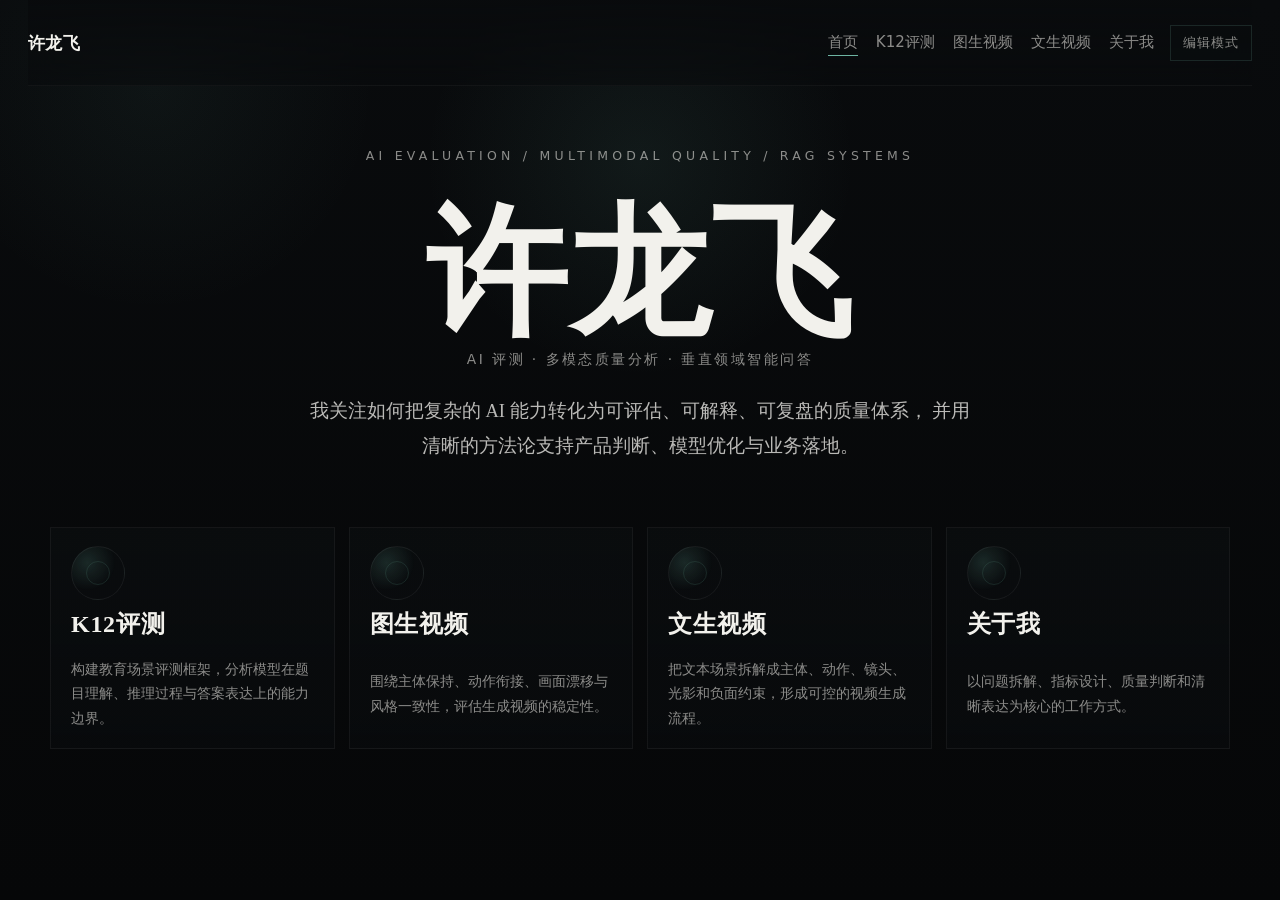
<file: index.html>
<!doctype html>
<html lang="zh-CN">
<head>
  <meta charset="UTF-8" />
  <meta name="viewport" content="width=device-width, initial-scale=1.0" />
  <title>许龙飞 | 首页</title>
  <link rel="stylesheet" href="./styles.css" />
</head>
<body>
  <main class="site">
    <header class="nav">
      <a class="brand" href="./index.html">许龙飞</a>
      <div class="nav-right">
        <nav class="nav-links" aria-label="栏目入口">
          <a class="active" href="./index.html">首页</a>
          <a href="./k12.html">K12评测</a>
          <a href="./t2v.html">图生视频</a>
          <a href="./rag.html">文生视频</a>
          <a href="./about.html">关于我</a>
        </nav>
      </div>
    </header>

    <section class="hero">
      <div class="eyebrow" data-editable="true" data-key="home.eyebrow">AI evaluation / multimodal quality / RAG systems</div>
      <h1 class="title" data-editable="true" data-key="home.title">许龙飞</h1>
      <div class="subtitle" data-editable="true" data-key="home.subtitle">AI 评测 · 多模态质量分析 · 垂直领域智能问答</div>
      <p class="lede" data-editable="true" data-key="home.lede">
        我关注如何把复杂的 AI 能力转化为可评估、可解释、可复盘的质量体系，
        并用清晰的方法论支持产品判断、模型优化与业务落地。
      </p>

      <section class="cards" aria-label="项目入口">
        <a class="card" href="./k12.html">
          <div class="card-figure">
            <div class="card-icon"></div>
            <h2 class="card-title" data-editable="true" data-key="home.card1.title">K12评测</h2>
          </div>
          <div>
            <p class="card-desc" data-editable="true" data-key="home.card1.desc">构建教育场景评测框架，分析模型在题目理解、推理过程与答案表达上的能力边界。</p>
          </div>
        </a>

        <a class="card" href="./t2v.html">
          <div class="card-figure">
            <div class="card-icon"></div>
            <h2 class="card-title" data-editable="true" data-key="home.card2.title">图生视频</h2>
          </div>
          <div>
            <p class="card-desc" data-editable="true" data-key="home.card2.desc">围绕主体保持、动作衔接、画面漂移与风格一致性，评估生成视频的稳定性。</p>
          </div>
        </a>

        <a class="card" href="./rag.html">
          <div class="card-figure">
            <div class="card-icon"></div>
            <h2 class="card-title" data-editable="true" data-key="home.card3.title">文生视频</h2>
          </div>
          <div>
            <p class="card-desc" data-editable="true" data-key="home.card3.desc">把文本场景拆解成主体、动作、镜头、光影和负面约束，形成可控的视频生成流程。</p>
          </div>
        </a>

        <a class="card" href="./about.html">
          <div class="card-figure">
            <div class="card-icon"></div>
            <h2 class="card-title" data-editable="true" data-key="home.card4.title">关于我</h2>
          </div>
          <div>
            <p class="card-desc" data-editable="true" data-key="home.card4.desc">以问题拆解、指标设计、质量判断和清晰表达为核心的工作方式。</p>
          </div>
        </a>
      </section>
    </section>
  </main>

  <script src="./editor.js"></script>
</body>
</html>
</file>
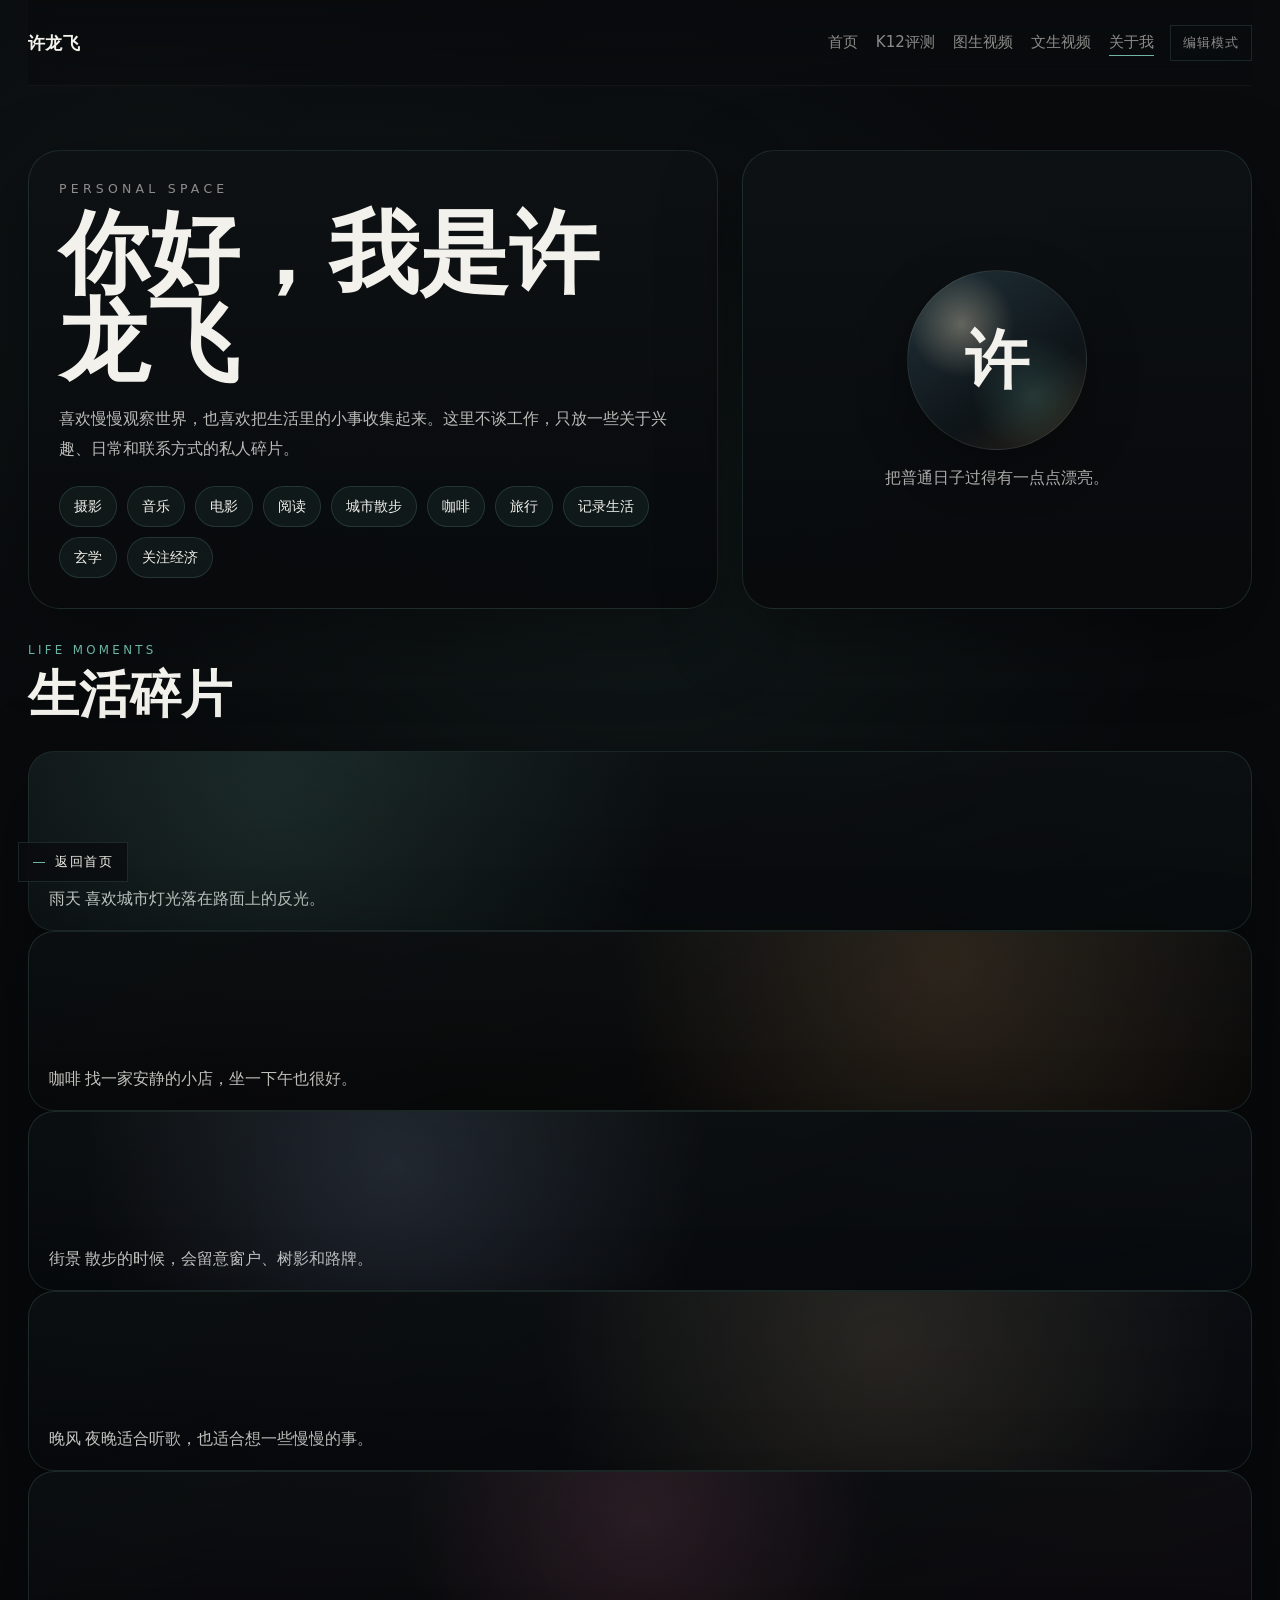
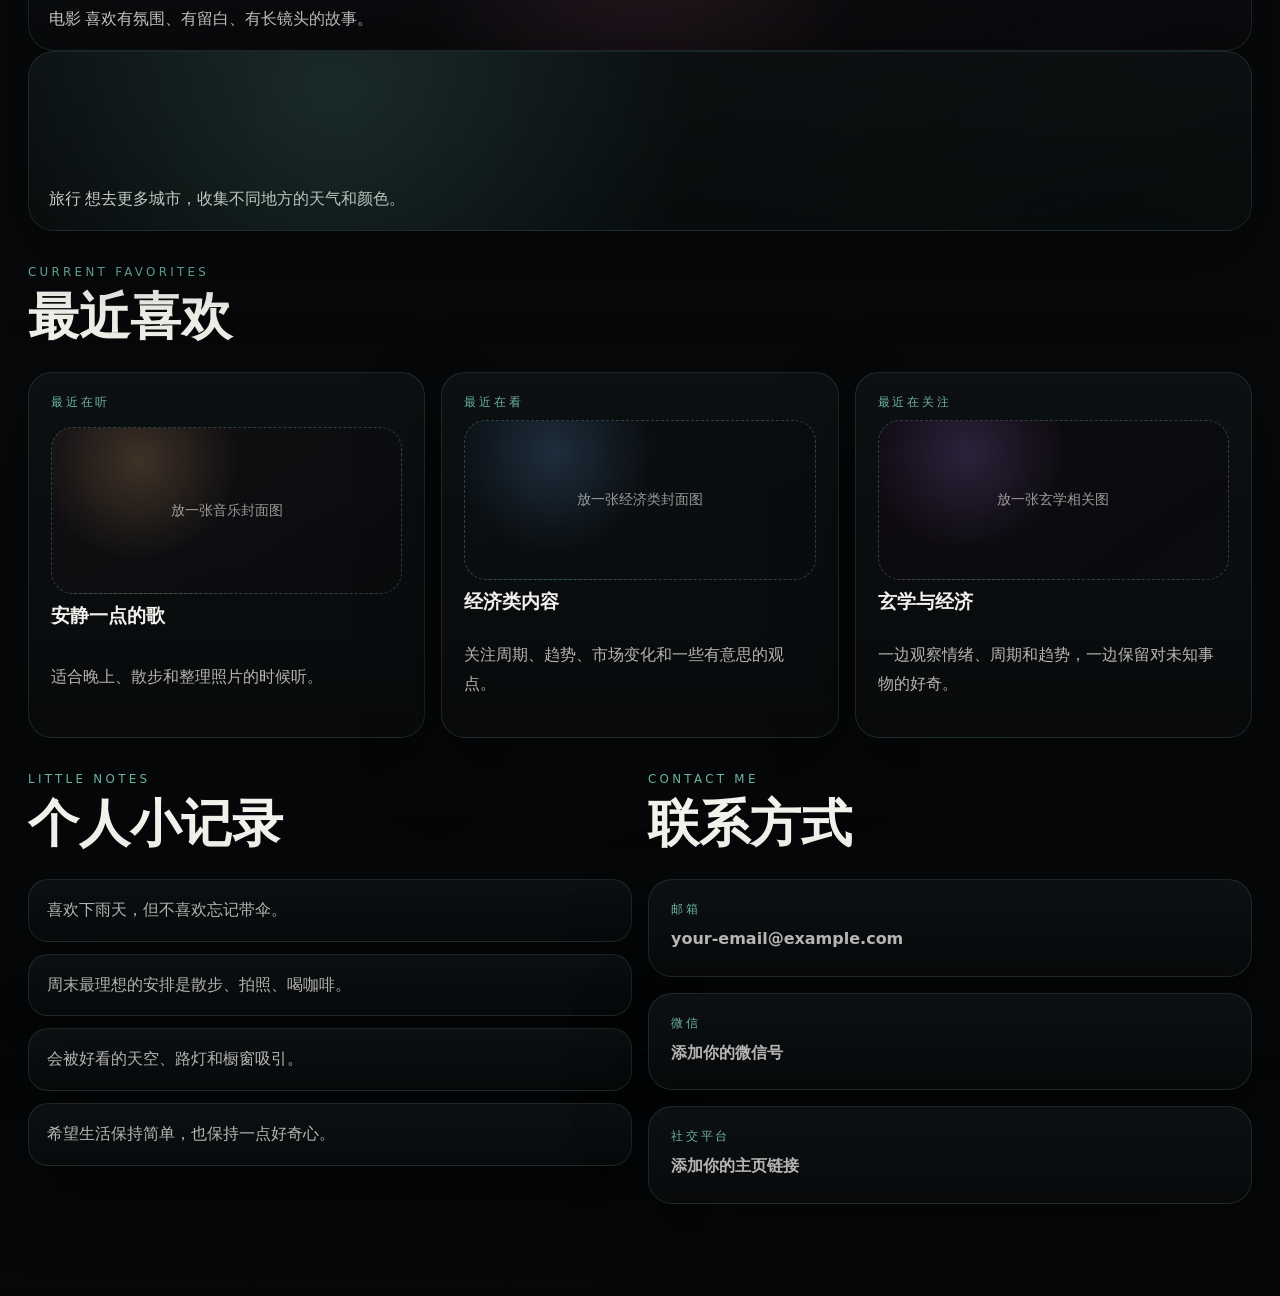
<file: about.html>
<!doctype html>
<html lang="zh-CN">
<head>
  <meta charset="UTF-8" />
  <meta name="viewport" content="width=device-width, initial-scale=1.0" />
  <title>许龙飞 | 关于我</title>
  <link rel="stylesheet" href="./styles.css" />
</head>
<body>
  <main class="site">
    <header class="nav">
      <a class="brand" href="./index.html">许龙飞</a>
      <div class="nav-right">
        <nav class="nav-links" aria-label="栏目入口">
          <a href="./index.html">首页</a>
          <a href="./k12.html">K12评测</a>
          <a href="./t2v.html">图生视频</a>
          <a href="./rag.html">文生视频</a>
          <a class="active" href="./about.html">关于我</a>
        </nav>
      </div>
    </header>

    <section class="personal-page">
      <div class="personal-hero">
        <div class="personal-intro">
          <p class="project-kicker" data-editable="true" data-key="about.kicker">personal space</p>
          <h1 data-editable="true" data-key="about.title">你好，我是许龙飞</h1>
          <p data-editable="true" data-key="about.summary">
            喜欢慢慢观察世界，也喜欢把生活里的小事收集起来。这里不谈工作，只放一些关于兴趣、日常和联系方式的私人碎片。
          </p>
          <div class="hobby-tags" aria-label="兴趣爱好">
            <span data-editable="true" data-key="about.hobby1">摄影</span>
            <span data-editable="true" data-key="about.hobby2">音乐</span>
            <span data-editable="true" data-key="about.hobby3">电影</span>
            <span data-editable="true" data-key="about.hobby4">阅读</span>
            <span data-editable="true" data-key="about.hobby5">城市散步</span>
            <span data-editable="true" data-key="about.hobby6">咖啡</span>
            <span data-editable="true" data-key="about.hobby7">旅行</span>
            <span data-editable="true" data-key="about.hobby8">记录生活</span>
            <span data-editable="true" data-key="about.hobby9">玄学</span>
            <span data-editable="true" data-key="about.hobby10">关注经济</span>
          </div>
        </div>
        <div class="profile-card" aria-label="个人头像卡片">
          <div class="avatar-orbit">
            <span>许</span>
          </div>
          <p>把普通日子过得有一点点漂亮。</p>
        </div>
      </div>

      <section class="personal-section">
        <div class="section-heading compact">
          <p>life moments</p>
          <h2>生活碎片</h2>
        </div>
        <div class="life-gallery">
          <article class="life-card rain" data-editable="true" data-key="about.life1">
            <span>雨天</span>
            <strong>喜欢城市灯光落在路面上的反光。</strong>
          </article>
          <article class="life-card coffee" data-editable="true" data-key="about.life2">
            <span>咖啡</span>
            <strong>找一家安静的小店，坐一下午也很好。</strong>
          </article>
          <article class="life-card street" data-editable="true" data-key="about.life3">
            <span>街景</span>
            <strong>散步的时候，会留意窗户、树影和路牌。</strong>
          </article>
          <article class="life-card night" data-editable="true" data-key="about.life4">
            <span>晚风</span>
            <strong>夜晚适合听歌，也适合想一些慢慢的事。</strong>
          </article>
          <article class="life-card movie" data-editable="true" data-key="about.life5">
            <span>电影</span>
            <strong>喜欢有氛围、有留白、有长镜头的故事。</strong>
          </article>
          <article class="life-card travel" data-editable="true" data-key="about.life6">
            <span>旅行</span>
            <strong>想去更多城市，收集不同地方的天气和颜色。</strong>
          </article>
        </div>
      </section>

      <section class="personal-section">
        <div class="section-heading compact">
          <p>current favorites</p>
          <h2>最近喜欢</h2>
        </div>
        <div class="favorites-grid">
          <article class="favorite-card favorite-media-card">
            <span data-editable="true" data-key="about.favorite1.label">最近在听</span>
            <div class="media-slot media-slot-a" data-editable="true" data-key="about.favorite1.media">放一张音乐封面图</div>
            <h3 data-editable="true" data-key="about.favorite1.title">安静一点的歌</h3>
            <p data-editable="true" data-key="about.favorite1.desc">适合晚上、散步和整理照片的时候听。</p>
          </article>
          <article class="favorite-card favorite-media-card">
            <span data-editable="true" data-key="about.favorite2.label">最近在看</span>
            <div class="media-slot media-slot-b" data-editable="true" data-key="about.favorite2.media">放一张经济类封面图</div>
            <h3 data-editable="true" data-key="about.favorite2.title">经济类内容</h3>
            <p data-editable="true" data-key="about.favorite2.desc">关注周期、趋势、市场变化和一些有意思的观点。</p>
          </article>
          <article class="favorite-card favorite-media-card">
            <span data-editable="true" data-key="about.favorite3.label">最近在关注</span>
            <div class="media-slot media-slot-c" data-editable="true" data-key="about.favorite3.media">放一张玄学相关图</div>
            <h3 data-editable="true" data-key="about.favorite3.title">玄学与经济</h3>
            <p data-editable="true" data-key="about.favorite3.desc">一边观察情绪、周期和趋势，一边保留对未知事物的好奇。</p>
          </article>
        </div>
      </section>

      <section class="personal-section personal-split">
        <div>
          <div class="section-heading compact">
            <p>little notes</p>
            <h2>个人小记录</h2>
          </div>
          <ul class="notes-list">
            <li>喜欢下雨天，但不喜欢忘记带伞。</li>
            <li>周末最理想的安排是散步、拍照、喝咖啡。</li>
            <li>会被好看的天空、路灯和橱窗吸引。</li>
            <li>希望生活保持简单，也保持一点好奇心。</li>
          </ul>
        </div>
        <div>
          <div class="section-heading compact">
            <p>contact me</p>
            <h2>联系方式</h2>
          </div>
          <div class="contact-grid">
            <a class="contact-card" href="mailto:your-email@example.com">
              <span>邮箱</span>
              <strong data-editable="true" data-key="about.email">your-email@example.com</strong>
            </a>
            <div class="contact-card">
              <span>微信</span>
              <strong data-editable="true" data-key="about.wechat">添加你的微信号</strong>
            </div>
            <div class="contact-card">
              <span>社交平台</span>
              <strong data-editable="true" data-key="about.social">添加你的主页链接</strong>
            </div>
          </div>
        </div>
      </section>
    </section>
  </main>
  <a class="back-home" href="./index.html">返回首页</a>
  <script src="./editor.js"></script>
</body>
</html>
</file>
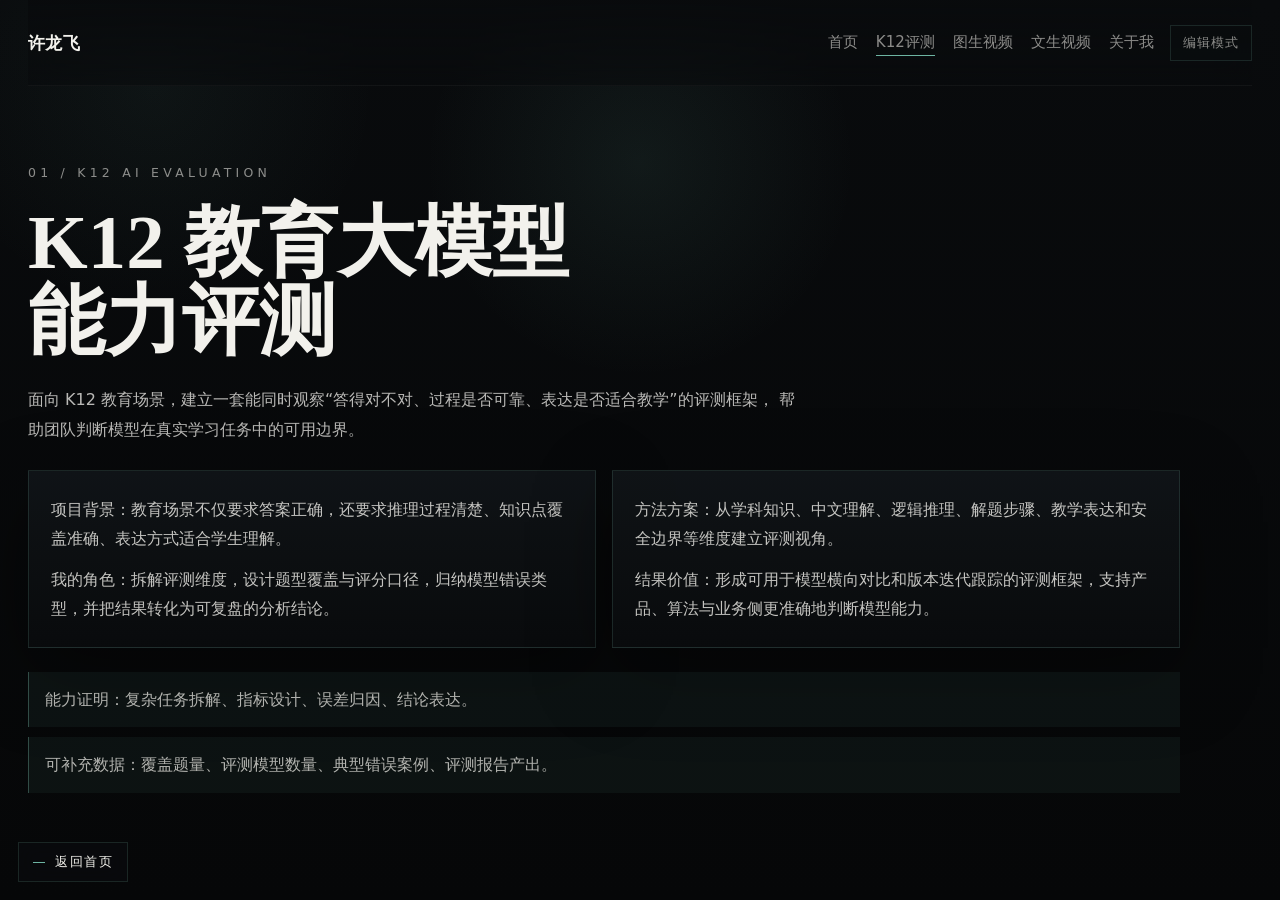
<file: k12.html>
<!doctype html>
<html lang="zh-CN">
<head>
  <meta charset="UTF-8" />
  <meta name="viewport" content="width=device-width, initial-scale=1.0" />
  <title>许龙飞 | K12评测</title>
  <link rel="stylesheet" href="./styles.css" />
</head>
<body>
  <main class="site">
    <header class="nav">
      <a class="brand" href="./index.html">许龙飞</a>
      <div class="nav-right">
        <nav class="nav-links" aria-label="栏目入口">
          <a href="./index.html">首页</a>
          <a class="active" href="./k12.html">K12评测</a>
          <a href="./t2v.html">图生视频</a>
          <a href="./rag.html">文生视频</a>
          <a href="./about.html">关于我</a>
        </nav>
      </div>
    </header>

    <section class="project">
      <p class="project-kicker" data-editable="true" data-key="k12.kicker">01 / K12 AI Evaluation</p>
      <h1 class="project-title" data-editable="true" data-key="k12.title">K12 教育大模型能力评测</h1>
      <p class="project-summary" data-editable="true" data-key="k12.summary">
        面向 K12 教育场景，建立一套能同时观察“答得对不对、过程是否可靠、表达是否适合教学”的评测框架，
        帮助团队判断模型在真实学习任务中的可用边界。
      </p>
      <div class="project-grid">
        <div class="project-panel">
          <p data-editable="true" data-key="k12.panel1"><strong>项目背景</strong>：教育场景不仅要求答案正确，还要求推理过程清楚、知识点覆盖准确、表达方式适合学生理解。</p>
          <p data-editable="true" data-key="k12.panel2"><strong>我的角色</strong>：拆解评测维度，设计题型覆盖与评分口径，归纳模型错误类型，并把结果转化为可复盘的分析结论。</p>
        </div>
        <div class="project-panel">
          <p data-editable="true" data-key="k12.panel3"><strong>方法方案</strong>：从学科知识、中文理解、逻辑推理、解题步骤、教学表达和安全边界等维度建立评测视角。</p>
          <p data-editable="true" data-key="k12.panel4"><strong>结果价值</strong>：形成可用于模型横向对比和版本迭代跟踪的评测框架，支持产品、算法与业务侧更准确地判断模型能力。</p>
        </div>
      </div>
      <ul class="proof-list">
        <li data-editable="true" data-key="k12.proof1">能力证明：复杂任务拆解、指标设计、误差归因、结论表达。</li>
        <li data-editable="true" data-key="k12.proof2">可补充数据：覆盖题量、评测模型数量、典型错误案例、评测报告产出。</li>
      </ul>
    </section>
  </main>
  <a class="back-home" href="./index.html">返回首页</a>
  <script src="./editor.js"></script>
</body>
</html>
</file>
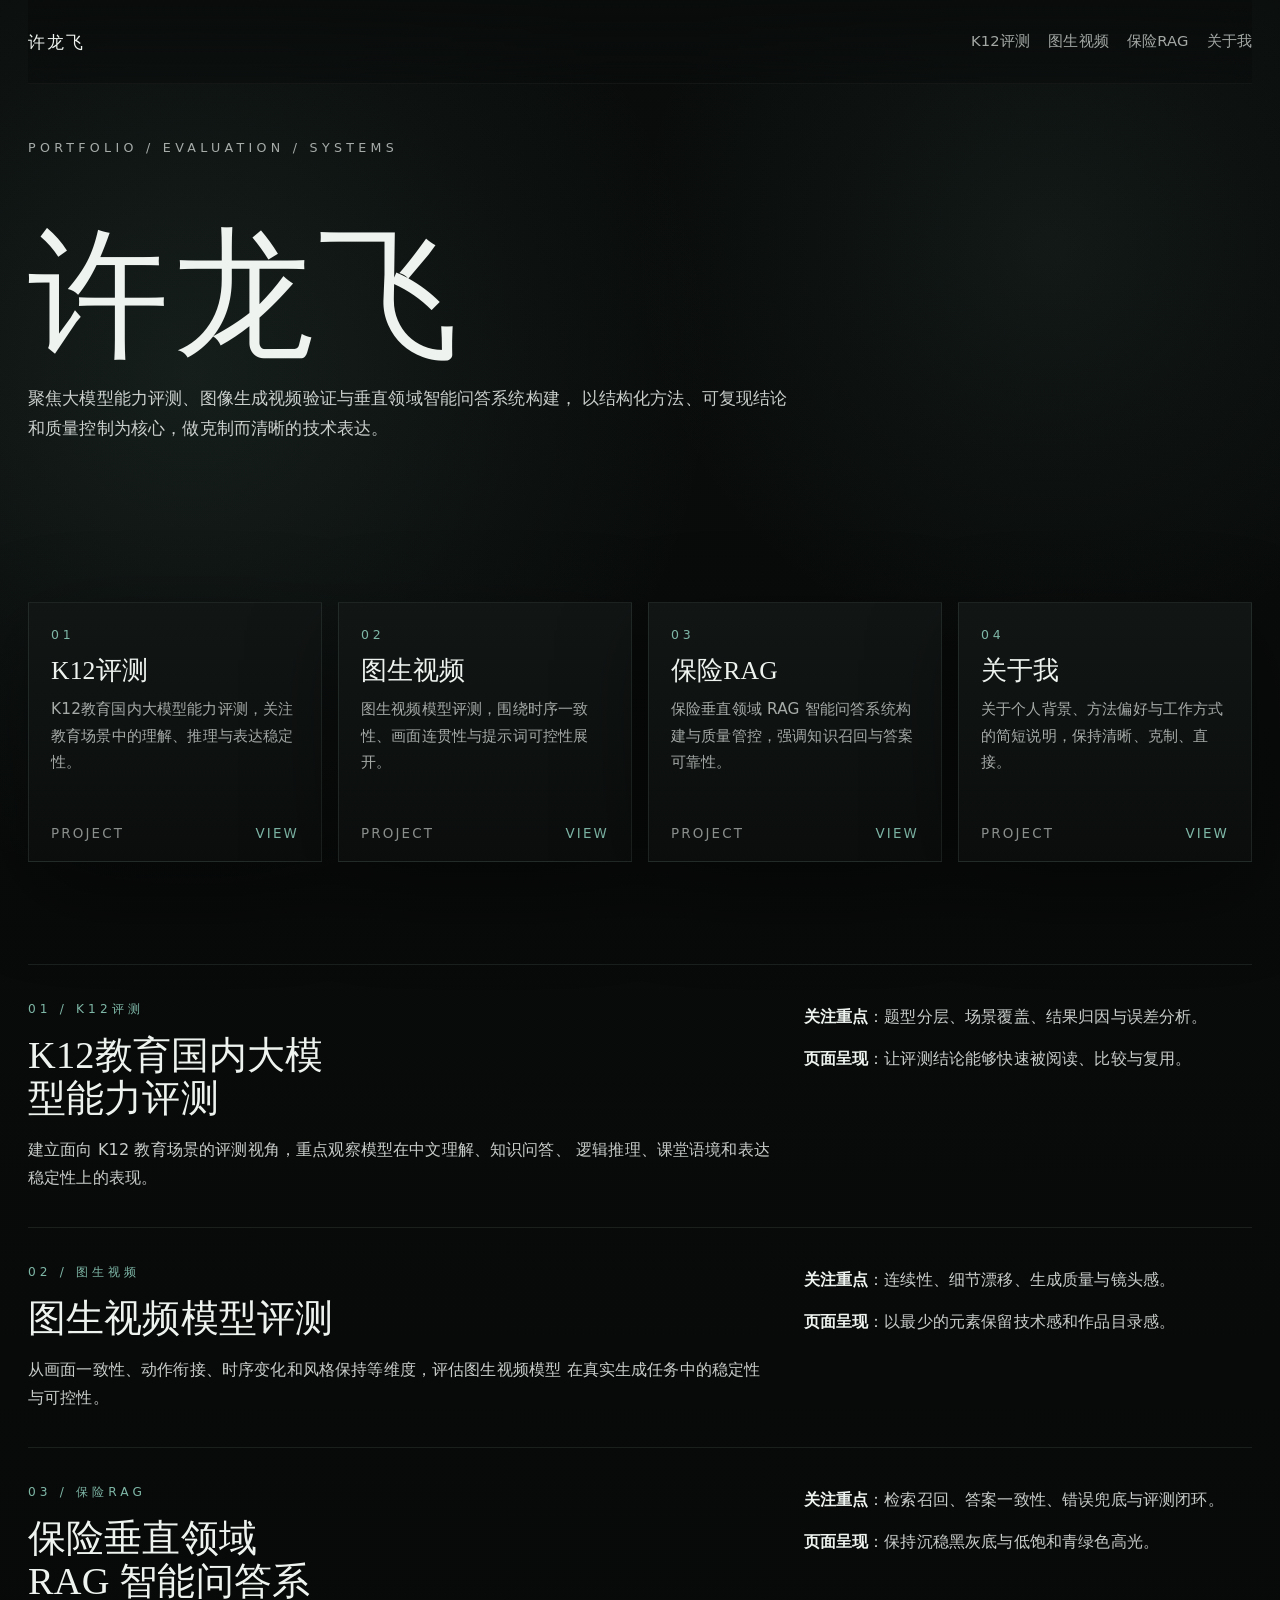
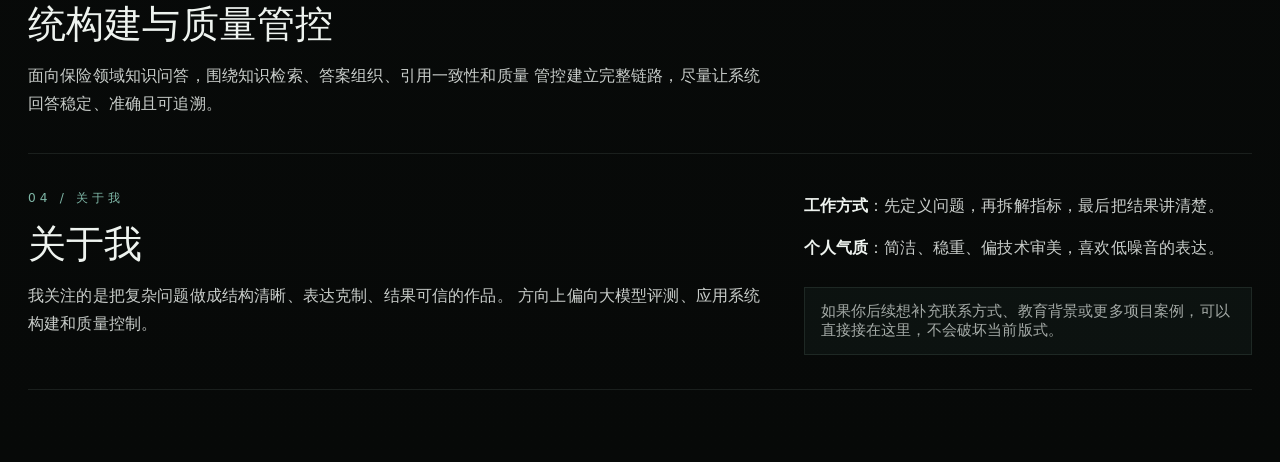
<file: portfolio-home.html>
<!doctype html>
<html lang="zh-CN">
<head>
  <meta charset="UTF-8" />
  <meta name="viewport" content="width=device-width, initial-scale=1.0" />
  <title>许龙飞 | Portfolio</title>
  <style>
    :root {
      --bg: #090c0b;
      --bg-soft: #0e1211;
      --panel: rgba(14, 18, 17, 0.86);
      --panel-strong: rgba(18, 23, 22, 0.96);
      --line: rgba(163, 196, 183, 0.12);
      --line-strong: rgba(163, 196, 183, 0.22);
      --text: #eef3ef;
      --muted: rgba(238, 243, 239, 0.68);
      --muted-strong: rgba(238, 243, 239, 0.84);
      --accent: #7fb7a7;
      --accent-soft: rgba(127, 183, 167, 0.16);
      --shadow: 0 28px 90px rgba(0, 0, 0, 0.42);
      --serif: ui-serif, "Iowan Old Style", "Palatino Linotype", "Songti SC", "STSong", "Noto Serif SC", "Times New Roman", serif;
      --sans: ui-sans-serif, system-ui, -apple-system, BlinkMacSystemFont, "Segoe UI", sans-serif;
    }

    * {
      box-sizing: border-box;
    }

    html {
      scroll-behavior: smooth;
    }

    body {
      margin: 0;
      min-height: 100vh;
      color: var(--text);
      background:
        radial-gradient(circle at 15% 18%, rgba(127, 183, 167, 0.11), transparent 26%),
        radial-gradient(circle at 82% 12%, rgba(127, 183, 167, 0.08), transparent 20%),
        linear-gradient(180deg, #090c0b 0%, #070908 100%);
      font-family: var(--serif);
      letter-spacing: 0.01em;
    }

    body::before {
      content: "";
      position: fixed;
      inset: 0;
      pointer-events: none;
      background-image:
        linear-gradient(rgba(255, 255, 255, 0.03) 1px, transparent 1px),
        linear-gradient(90deg, rgba(255, 255, 255, 0.03) 1px, transparent 1px);
      background-size: 120px 120px;
      mask-image: linear-gradient(180deg, rgba(0, 0, 0, 0.18), rgba(0, 0, 0, 0.02) 78%, transparent);
      opacity: 0.26;
    }

    a {
      color: inherit;
      text-decoration: none;
    }

    .page {
      position: relative;
      width: min(1400px, calc(100% - 56px));
      margin: 0 auto;
      padding-bottom: 72px;
    }

    .nav {
      display: flex;
      align-items: center;
      justify-content: space-between;
      gap: 24px;
      min-height: 84px;
      padding: 14px 0;
      backdrop-filter: blur(14px);
      background: linear-gradient(180deg, rgba(9, 12, 11, 0.92), rgba(9, 12, 11, 0.55));
      border-bottom: 1px solid rgba(255, 255, 255, 0.04);
    }

    .brand {
      font-size: 1.08rem;
      letter-spacing: 0.12em;
      text-transform: uppercase;
      white-space: nowrap;
    }

    .nav-links {
      display: flex;
      flex-wrap: wrap;
      justify-content: flex-end;
      gap: 14px 18px;
      font-family: var(--sans);
      font-size: 0.92rem;
      color: var(--muted);
    }

    .nav-links a {
      position: relative;
      padding: 8px 0;
      transition: color 180ms ease;
    }

    .nav-links a::after {
      content: "";
      position: absolute;
      left: 0;
      right: 0;
      bottom: 3px;
      height: 1px;
      transform: scaleX(0);
      transform-origin: left;
      background: var(--accent);
      transition: transform 180ms ease;
    }

    .nav-links a:hover,
    .nav-links a:focus-visible {
      color: var(--text);
      outline: none;
    }

    .nav-links a:hover::after,
    .nav-links a:focus-visible::after {
      transform: scaleX(1);
    }

    .hero {
      min-height: calc(100vh - 84px);
      display: flex;
      flex-direction: column;
      gap: 24px;
      padding: 56px 0 38px;
    }

    .eyebrow {
      font-family: var(--sans);
      font-size: 0.79rem;
      letter-spacing: 0.34em;
      text-transform: uppercase;
      color: var(--muted);
    }

    .title {
      margin: 0;
      margin-top: clamp(18px, 6vh, 72px);
      max-width: 10ch;
      font-size: clamp(4.5rem, 11vw, 9rem);
      line-height: 0.9;
      letter-spacing: 0.03em;
      font-weight: 500;
    }

    .lede {
      max-width: 48rem;
      margin: 0;
      font-size: clamp(1.02rem, 1.35vw, 1.14rem);
      line-height: 1.78;
      color: var(--muted-strong);
    }

    .catalog {
      margin-top: auto;
      padding-top: 24px;
      display: grid;
      grid-template-columns: repeat(4, minmax(0, 1fr));
      gap: 16px;
    }

    .entry {
      position: relative;
      min-height: 260px;
      padding: 24px 22px 20px;
      display: flex;
      flex-direction: column;
      justify-content: space-between;
      border: 1px solid var(--line);
      background:
        linear-gradient(180deg, rgba(18, 23, 22, 0.96), rgba(11, 14, 13, 0.94));
      box-shadow: var(--shadow);
      transition: transform 180ms ease, border-color 180ms ease, background 180ms ease;
    }

    .entry::before {
      content: "";
      position: absolute;
      inset: 0;
      background: linear-gradient(135deg, rgba(127, 183, 167, 0.1), transparent 42%);
      opacity: 0;
      transition: opacity 180ms ease;
      pointer-events: none;
    }

    .entry:hover,
    .entry:focus-visible {
      transform: translateY(-3px);
      border-color: var(--line-strong);
      outline: none;
    }

    .entry:hover::before,
    .entry:focus-visible::before {
      opacity: 1;
    }

    .entry-index {
      font-family: var(--sans);
      font-size: 0.78rem;
      letter-spacing: 0.3em;
      text-transform: uppercase;
      color: var(--accent);
    }

    .entry-title {
      margin: 14px 0 10px;
      font-size: 1.6rem;
      line-height: 1.18;
      font-weight: 500;
    }

    .entry-desc {
      margin: 0;
      font-family: var(--sans);
      font-size: 0.96rem;
      line-height: 1.72;
      color: var(--muted);
    }

    .entry-foot {
      margin-top: 28px;
      display: flex;
      align-items: center;
      justify-content: space-between;
      gap: 12px;
      font-family: var(--sans);
      font-size: 0.84rem;
      color: rgba(238, 243, 239, 0.56);
      text-transform: uppercase;
      letter-spacing: 0.16em;
    }

    .entry-foot span:last-child {
      color: var(--accent);
    }

    .details {
      margin-top: 64px;
      border-top: 1px solid var(--line);
    }

    .detail {
      display: grid;
      grid-template-columns: minmax(0, 1.25fr) minmax(0, 0.75fr);
      gap: 28px;
      padding: 36px 0 34px;
      border-bottom: 1px solid var(--line);
      scroll-margin-top: 110px;
    }

    .detail-head {
      display: grid;
      gap: 16px;
      align-content: start;
    }

    .detail-badge {
      font-family: var(--sans);
      font-size: 0.76rem;
      letter-spacing: 0.34em;
      text-transform: uppercase;
      color: var(--accent);
    }

    .detail h2 {
      margin: 0;
      font-size: clamp(1.8rem, 3vw, 2.8rem);
      line-height: 1.12;
      font-weight: 500;
      max-width: 16ch;
    }

    .detail p {
      margin: 0;
      font-family: var(--sans);
      font-size: 1rem;
      line-height: 1.78;
      color: var(--muted-strong);
    }

    .detail-copy {
      display: grid;
      gap: 14px;
      align-content: start;
      padding-top: 2px;
      font-size: 0.97rem;
    }

    .detail-copy strong {
      color: var(--text);
      font-weight: 600;
    }

    .about-note {
      margin-top: 10px;
      padding: 14px 16px;
      border: 1px solid var(--line);
      background: rgba(127, 183, 167, 0.05);
      color: var(--muted);
      font-size: 0.94rem;
    }

    @media (max-width: 1080px) {
      .catalog {
        grid-template-columns: repeat(2, minmax(0, 1fr));
      }

      .detail {
        grid-template-columns: 1fr;
      }
    }

    @media (max-width: 720px) {
      .page {
        width: min(100% - 28px, 1400px);
      }

      .nav {
        min-height: 78px;
        align-items: flex-start;
        padding: 16px 0 12px;
      }

      .hero {
        min-height: auto;
        padding-top: 44px;
      }

      .title {
        max-width: 100%;
        font-size: clamp(3.5rem, 20vw, 5.6rem);
      }

      .catalog {
        grid-template-columns: 1fr;
      }

      .entry {
        min-height: 220px;
      }
    }
  </style>
</head>
<body>
  <main class="page">
    <header class="nav">
      <a class="brand" href="#top">许龙飞</a>
      <nav class="nav-links" aria-label="栏目入口">
        <a href="#k12">K12评测</a>
        <a href="#t2v">图生视频</a>
        <a href="#rag">保险RAG</a>
        <a href="#about">关于我</a>
      </nav>
    </header>

    <section class="hero" id="top">
      <div class="eyebrow">portfolio / evaluation / systems</div>
      <h1 class="title">许龙飞</h1>
      <p class="lede">
        聚焦大模型能力评测、图像生成视频验证与垂直领域智能问答系统构建，
        以结构化方法、可复现结论和质量控制为核心，做克制而清晰的技术表达。
      </p>

      <section class="catalog" aria-label="项目入口">
        <a class="entry" href="#k12">
          <div>
            <div class="entry-index">01</div>
            <div class="entry-title">K12评测</div>
            <p class="entry-desc">K12教育国内大模型能力评测，关注教育场景中的理解、推理与表达稳定性。</p>
          </div>
          <div class="entry-foot">
            <span>Project</span>
            <span>View</span>
          </div>
        </a>

        <a class="entry" href="#t2v">
          <div>
            <div class="entry-index">02</div>
            <div class="entry-title">图生视频</div>
            <p class="entry-desc">图生视频模型评测，围绕时序一致性、画面连贯性与提示词可控性展开。</p>
          </div>
          <div class="entry-foot">
            <span>Project</span>
            <span>View</span>
          </div>
        </a>

        <a class="entry" href="#rag">
          <div>
            <div class="entry-index">03</div>
            <div class="entry-title">保险RAG</div>
            <p class="entry-desc">保险垂直领域 RAG 智能问答系统构建与质量管控，强调知识召回与答案可靠性。</p>
          </div>
          <div class="entry-foot">
            <span>Project</span>
            <span>View</span>
          </div>
        </a>

        <a class="entry" href="#about">
          <div>
            <div class="entry-index">04</div>
            <div class="entry-title">关于我</div>
            <p class="entry-desc">关于个人背景、方法偏好与工作方式的简短说明，保持清晰、克制、直接。</p>
          </div>
          <div class="entry-foot">
            <span>Project</span>
            <span>View</span>
          </div>
        </a>
      </section>
    </section>

    <section class="details" aria-label="项目详情">
      <article class="detail" id="k12">
        <div class="detail-head">
          <div class="detail-badge">01 / K12评测</div>
          <h2>K12教育国内大模型能力评测</h2>
          <p>
            建立面向 K12 教育场景的评测视角，重点观察模型在中文理解、知识问答、
            逻辑推理、课堂语境和表达稳定性上的表现。
          </p>
        </div>
        <div class="detail-copy">
          <p><strong>关注重点</strong>：题型分层、场景覆盖、结果归因与误差分析。</p>
          <p><strong>页面呈现</strong>：让评测结论能够快速被阅读、比较与复用。</p>
        </div>
      </article>

      <article class="detail" id="t2v">
        <div class="detail-head">
          <div class="detail-badge">02 / 图生视频</div>
          <h2>图生视频模型评测</h2>
          <p>
            从画面一致性、动作衔接、时序变化和风格保持等维度，评估图生视频模型
            在真实生成任务中的稳定性与可控性。
          </p>
        </div>
        <div class="detail-copy">
          <p><strong>关注重点</strong>：连续性、细节漂移、生成质量与镜头感。</p>
          <p><strong>页面呈现</strong>：以最少的元素保留技术感和作品目录感。</p>
        </div>
      </article>

      <article class="detail" id="rag">
        <div class="detail-head">
          <div class="detail-badge">03 / 保险RAG</div>
          <h2>保险垂直领域 RAG 智能问答系统构建与质量管控</h2>
          <p>
            面向保险领域知识问答，围绕知识检索、答案组织、引用一致性和质量
            管控建立完整链路，尽量让系统回答稳定、准确且可追溯。
          </p>
        </div>
        <div class="detail-copy">
          <p><strong>关注重点</strong>：检索召回、答案一致性、错误兜底与评测闭环。</p>
          <p><strong>页面呈现</strong>：保持沉稳黑灰底与低饱和青绿色高光。</p>
        </div>
      </article>

      <article class="detail" id="about">
        <div class="detail-head">
          <div class="detail-badge">04 / 关于我</div>
          <h2>关于我</h2>
          <p>
            我关注的是把复杂问题做成结构清晰、表达克制、结果可信的作品。
            方向上偏向大模型评测、应用系统构建和质量控制。
          </p>
        </div>
        <div class="detail-copy">
          <p><strong>工作方式</strong>：先定义问题，再拆解指标，最后把结果讲清楚。</p>
          <p><strong>个人气质</strong>：简洁、稳重、偏技术审美，喜欢低噪音的表达。</p>
          <div class="about-note">如果你后续想补充联系方式、教育背景或更多项目案例，可以直接接在这里，不会破坏当前版式。</div>
        </div>
      </article>
    </section>
  </main>
</body>
</html>
</file>
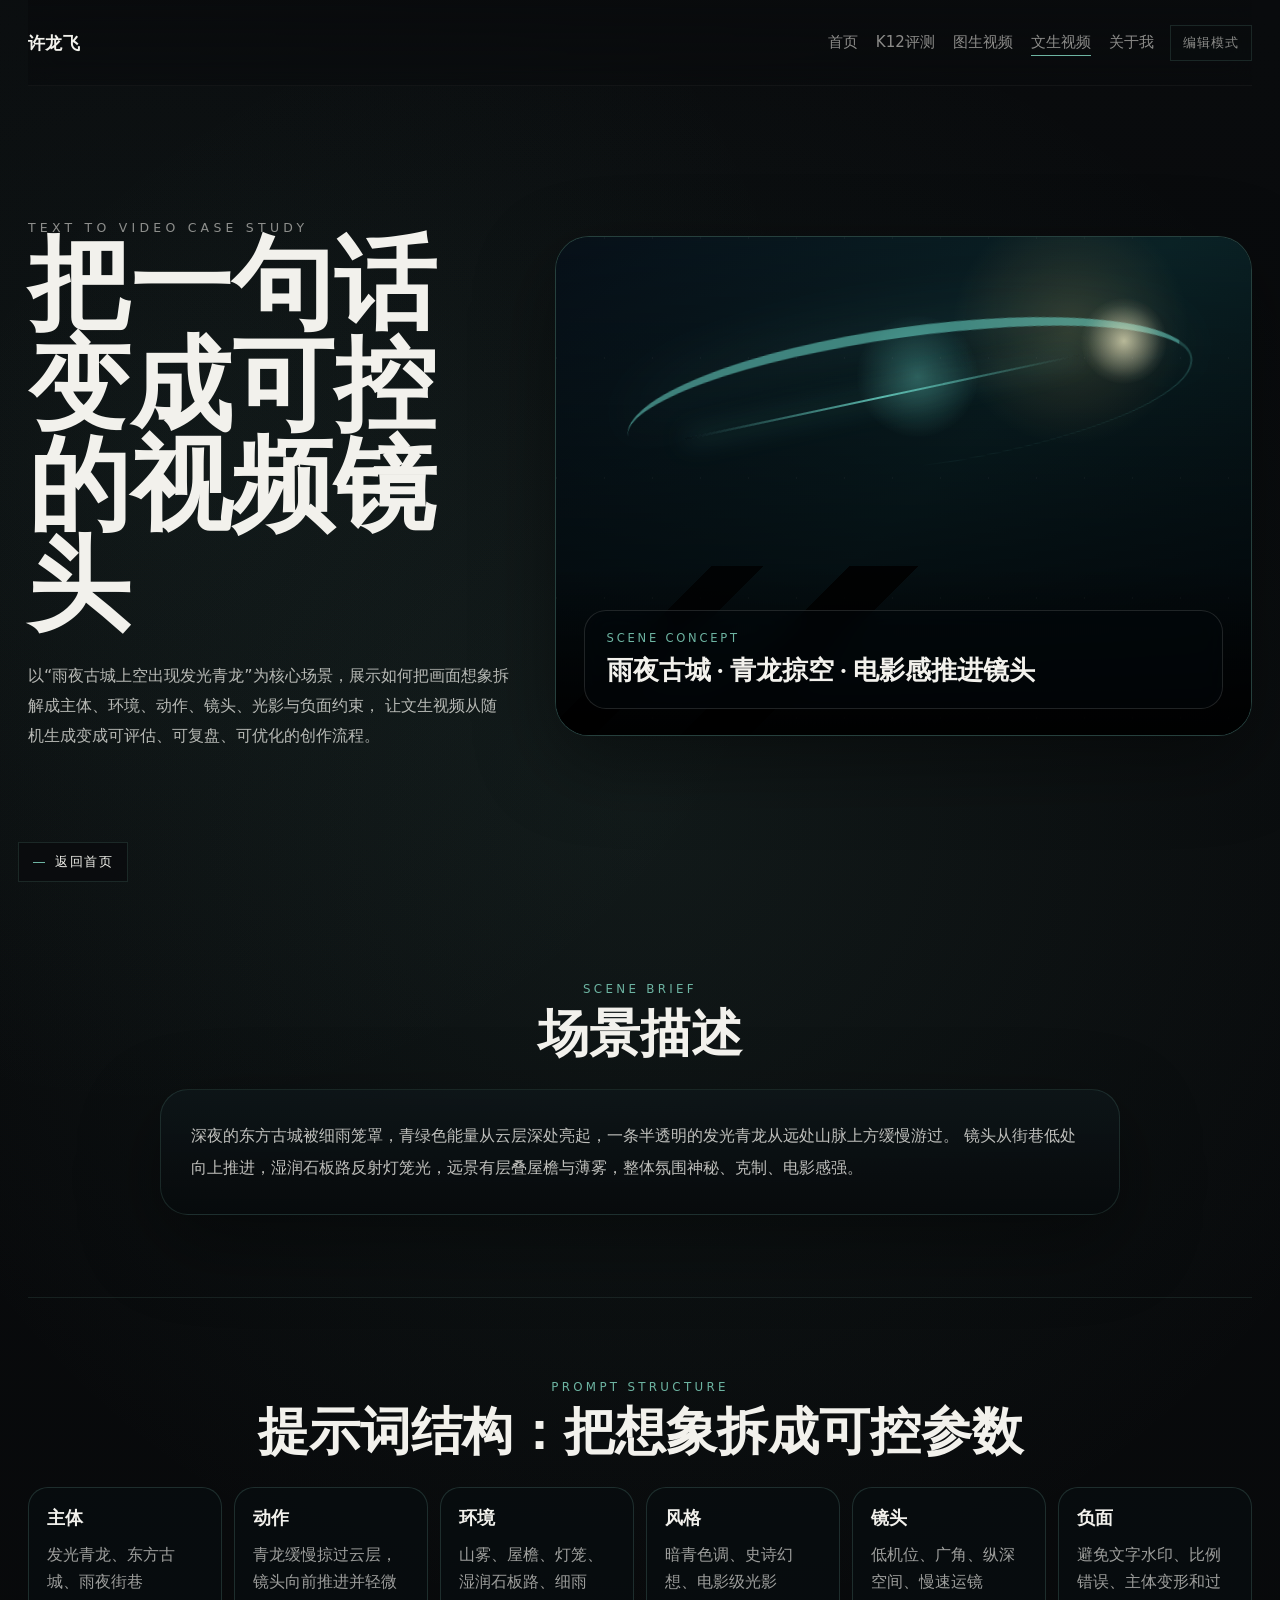
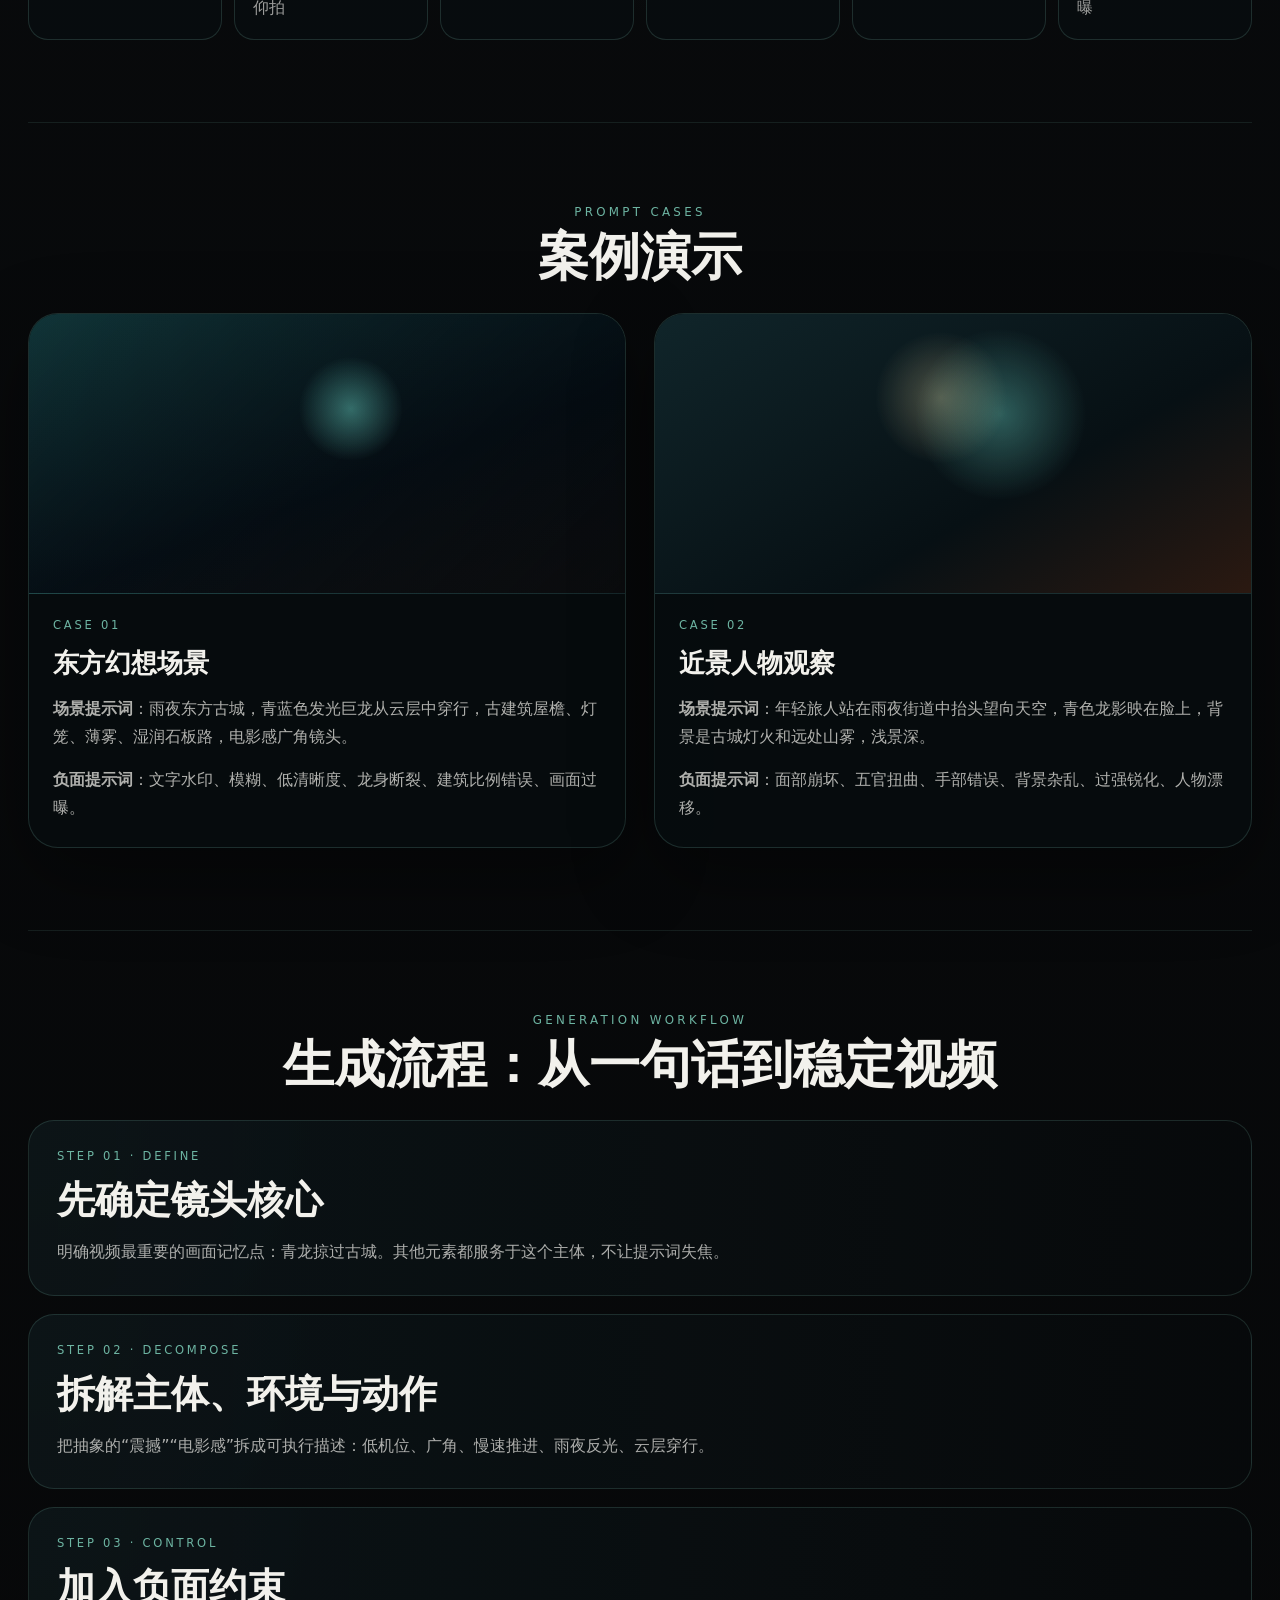
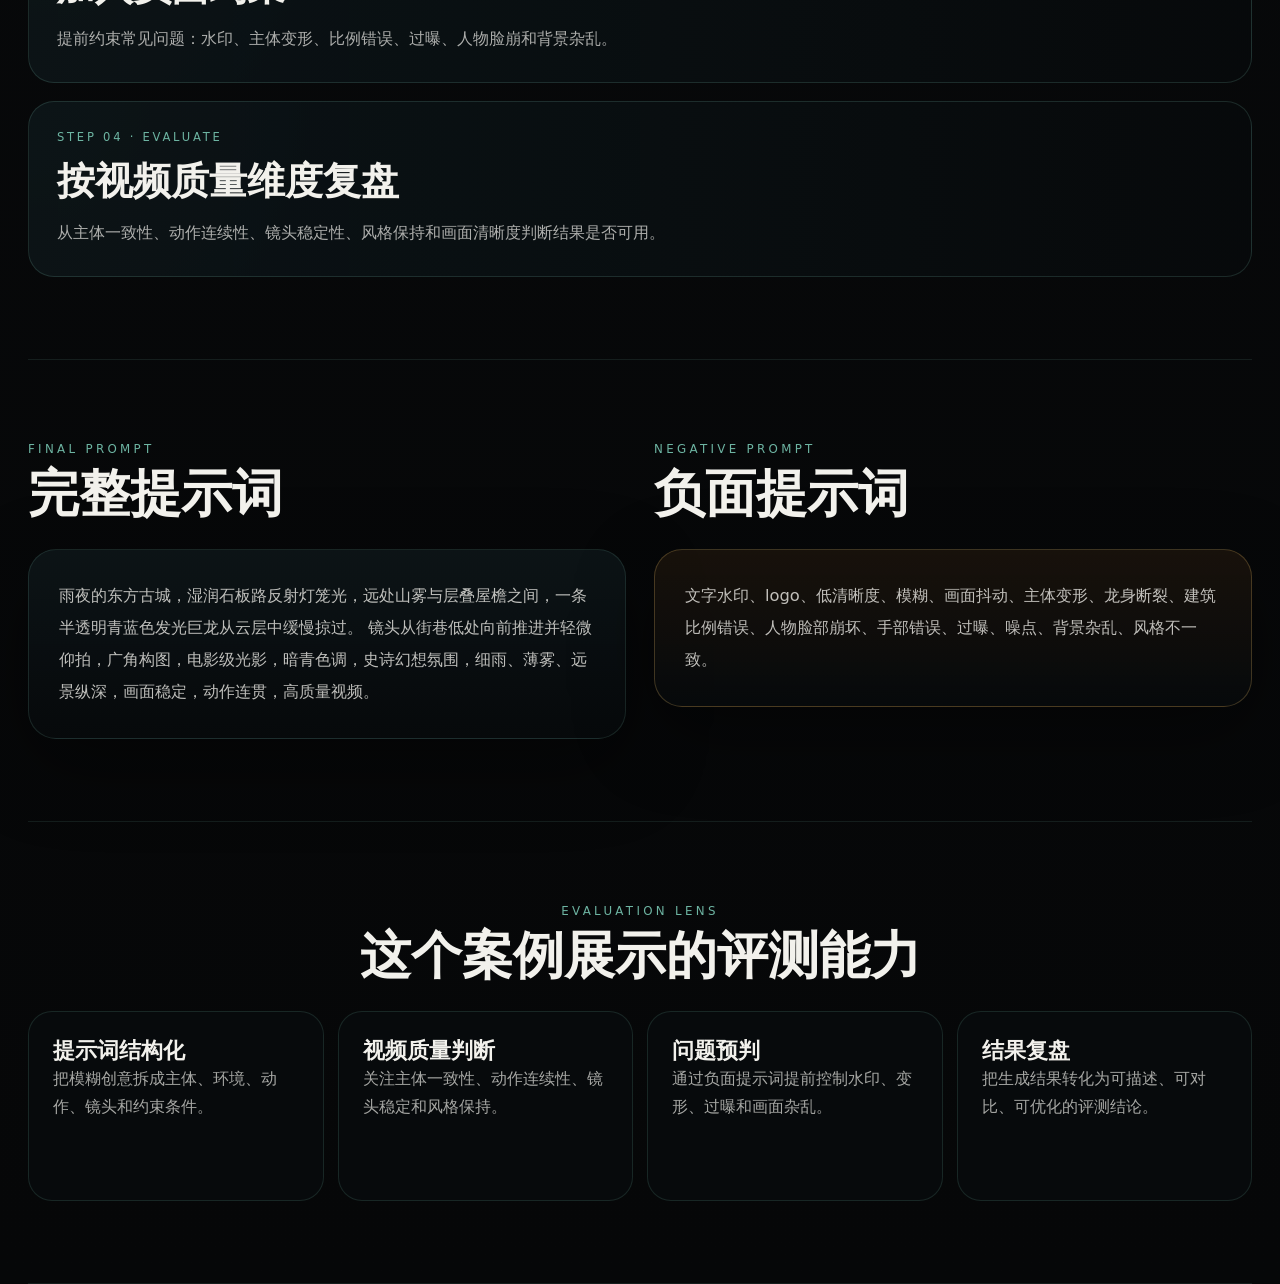
<file: rag.html>
<!doctype html>
<html lang="zh-CN">
<head>
  <meta charset="UTF-8" />
  <meta name="viewport" content="width=device-width, initial-scale=1.0" />
  <title>许龙飞 | 文生视频</title>
  <link rel="stylesheet" href="./styles.css" />
</head>
<body>
  <main class="site">
    <header class="nav">
      <a class="brand" href="./index.html">许龙飞</a>
      <div class="nav-right">
        <nav class="nav-links" aria-label="栏目入口">
          <a href="./index.html">首页</a>
          <a href="./k12.html">K12评测</a>
          <a href="./t2v.html">图生视频</a>
          <a class="active" href="./rag.html">文生视频</a>
          <a href="./about.html">关于我</a>
        </nav>
      </div>
    </header>

    <section class="video-hero">
      <div class="video-hero-copy">
        <p class="project-kicker" data-editable="true" data-key="textvideo.kicker">TEXT TO VIDEO CASE STUDY</p>
        <h1 data-editable="true" data-key="textvideo.title">把一句话变成可控的视频镜头</h1>
        <p data-editable="true" data-key="textvideo.summary">
          以“雨夜古城上空出现发光青龙”为核心场景，展示如何把画面想象拆解成主体、环境、动作、镜头、光影与负面约束，
          让文生视频从随机生成变成可评估、可复盘、可优化的创作流程。
        </p>
      </div>
      <div class="cinema-frame" aria-label="文生视频场景封面">
        <div class="dragon-scene">
          <div class="moon"></div>
          <div class="dragon-line"></div>
          <div class="rain-lines"></div>
          <div class="city-silhouette"></div>
        </div>
        <div class="frame-caption">
          <span>scene concept</span>
          <strong>雨夜古城 · 青龙掠空 · 电影感推进镜头</strong>
        </div>
      </div>
    </section>

    <section class="video-section">
      <div class="section-heading">
        <p>scene brief</p>
        <h2>场景描述</h2>
      </div>
      <div class="brief-card">
        <p data-editable="true" data-key="textvideo.scene">
          深夜的东方古城被细雨笼罩，青绿色能量从云层深处亮起，一条半透明的发光青龙从远处山脉上方缓慢游过。
          镜头从街巷低处向上推进，湿润石板路反射灯笼光，远景有层叠屋檐与薄雾，整体氛围神秘、克制、电影感强。
        </p>
      </div>
    </section>

    <section class="video-section">
      <div class="section-heading">
        <p>prompt structure</p>
        <h2>提示词结构：把想象拆成可控参数</h2>
      </div>
      <div class="prompt-pipeline">
        <div><strong>主体</strong><span>发光青龙、东方古城、雨夜街巷</span></div>
        <div><strong>动作</strong><span>青龙缓慢掠过云层，镜头向前推进并轻微仰拍</span></div>
        <div><strong>环境</strong><span>山雾、屋檐、灯笼、湿润石板路、细雨</span></div>
        <div><strong>风格</strong><span>暗青色调、史诗幻想、电影级光影</span></div>
        <div><strong>镜头</strong><span>低机位、广角、纵深空间、慢速运镜</span></div>
        <div><strong>负面</strong><span>避免文字水印、比例错误、主体变形和过曝</span></div>
      </div>
    </section>

    <section class="video-section case-gallery">
      <div class="section-heading">
        <p>prompt cases</p>
        <h2>案例演示</h2>
      </div>
      <div class="video-case-grid">
        <article class="video-case-card">
          <div class="case-visual dragon-thumb one"></div>
          <div class="case-content">
            <span>CASE 01</span>
            <h3>东方幻想场景</h3>
            <p><strong>场景提示词</strong>：雨夜东方古城，青蓝色发光巨龙从云层中穿行，古建筑屋檐、灯笼、薄雾、湿润石板路，电影感广角镜头。</p>
            <p><strong>负面提示词</strong>：文字水印、模糊、低清晰度、龙身断裂、建筑比例错误、画面过曝。</p>
          </div>
        </article>
        <article class="video-case-card">
          <div class="case-visual dragon-thumb two"></div>
          <div class="case-content">
            <span>CASE 02</span>
            <h3>近景人物观察</h3>
            <p><strong>场景提示词</strong>：年轻旅人站在雨夜街道中抬头望向天空，青色龙影映在脸上，背景是古城灯火和远处山雾，浅景深。</p>
            <p><strong>负面提示词</strong>：面部崩坏、五官扭曲、手部错误、背景杂乱、过强锐化、人物漂移。</p>
          </div>
        </article>
      </div>
    </section>

    <section class="video-section">
      <div class="section-heading">
        <p>generation workflow</p>
        <h2>生成流程：从一句话到稳定视频</h2>
      </div>
      <div class="video-step-list">
        <article>
          <span>Step 01 · Define</span>
          <h3>先确定镜头核心</h3>
          <p>明确视频最重要的画面记忆点：青龙掠过古城。其他元素都服务于这个主体，不让提示词失焦。</p>
        </article>
        <article>
          <span>Step 02 · Decompose</span>
          <h3>拆解主体、环境与动作</h3>
          <p>把抽象的“震撼”“电影感”拆成可执行描述：低机位、广角、慢速推进、雨夜反光、云层穿行。</p>
        </article>
        <article>
          <span>Step 03 · Control</span>
          <h3>加入负面约束</h3>
          <p>提前约束常见问题：水印、主体变形、比例错误、过曝、人物脸崩和背景杂乱。</p>
        </article>
        <article>
          <span>Step 04 · Evaluate</span>
          <h3>按视频质量维度复盘</h3>
          <p>从主体一致性、动作连续性、镜头稳定性、风格保持和画面清晰度判断结果是否可用。</p>
        </article>
      </div>
    </section>

    <section class="video-section split-case">
      <div>
        <div class="section-heading compact">
          <p>final prompt</p>
          <h2>完整提示词</h2>
        </div>
        <div class="prompt-card">
          <p data-editable="true" data-key="textvideo.prompt">
            雨夜的东方古城，湿润石板路反射灯笼光，远处山雾与层叠屋檐之间，一条半透明青蓝色发光巨龙从云层中缓慢掠过。
            镜头从街巷低处向前推进并轻微仰拍，广角构图，电影级光影，暗青色调，史诗幻想氛围，细雨、薄雾、远景纵深，画面稳定，动作连贯，高质量视频。
          </p>
        </div>
      </div>
      <div>
        <div class="section-heading compact">
          <p>negative prompt</p>
          <h2>负面提示词</h2>
        </div>
        <div class="prompt-card warning">
          <p data-editable="true" data-key="textvideo.negative">
            文字水印、logo、低清晰度、模糊、画面抖动、主体变形、龙身断裂、建筑比例错误、人物脸部崩坏、手部错误、过曝、噪点、背景杂乱、风格不一致。
          </p>
        </div>
      </div>
    </section>

    <section class="video-section">
      <div class="section-heading">
        <p>evaluation lens</p>
        <h2>这个案例展示的评测能力</h2>
      </div>
      <div class="capability-grid">
        <div>
          <h3>提示词结构化</h3>
          <p>把模糊创意拆成主体、环境、动作、镜头和约束条件。</p>
        </div>
        <div>
          <h3>视频质量判断</h3>
          <p>关注主体一致性、动作连续性、镜头稳定和风格保持。</p>
        </div>
        <div>
          <h3>问题预判</h3>
          <p>通过负面提示词提前控制水印、变形、过曝和画面杂乱。</p>
        </div>
        <div>
          <h3>结果复盘</h3>
          <p>把生成结果转化为可描述、可对比、可优化的评测结论。</p>
        </div>
      </div>
    </section>
  </main>
  <a class="back-home" href="./index.html">返回首页</a>
  <script src="./editor.js"></script>
</body>
</html>
</file>
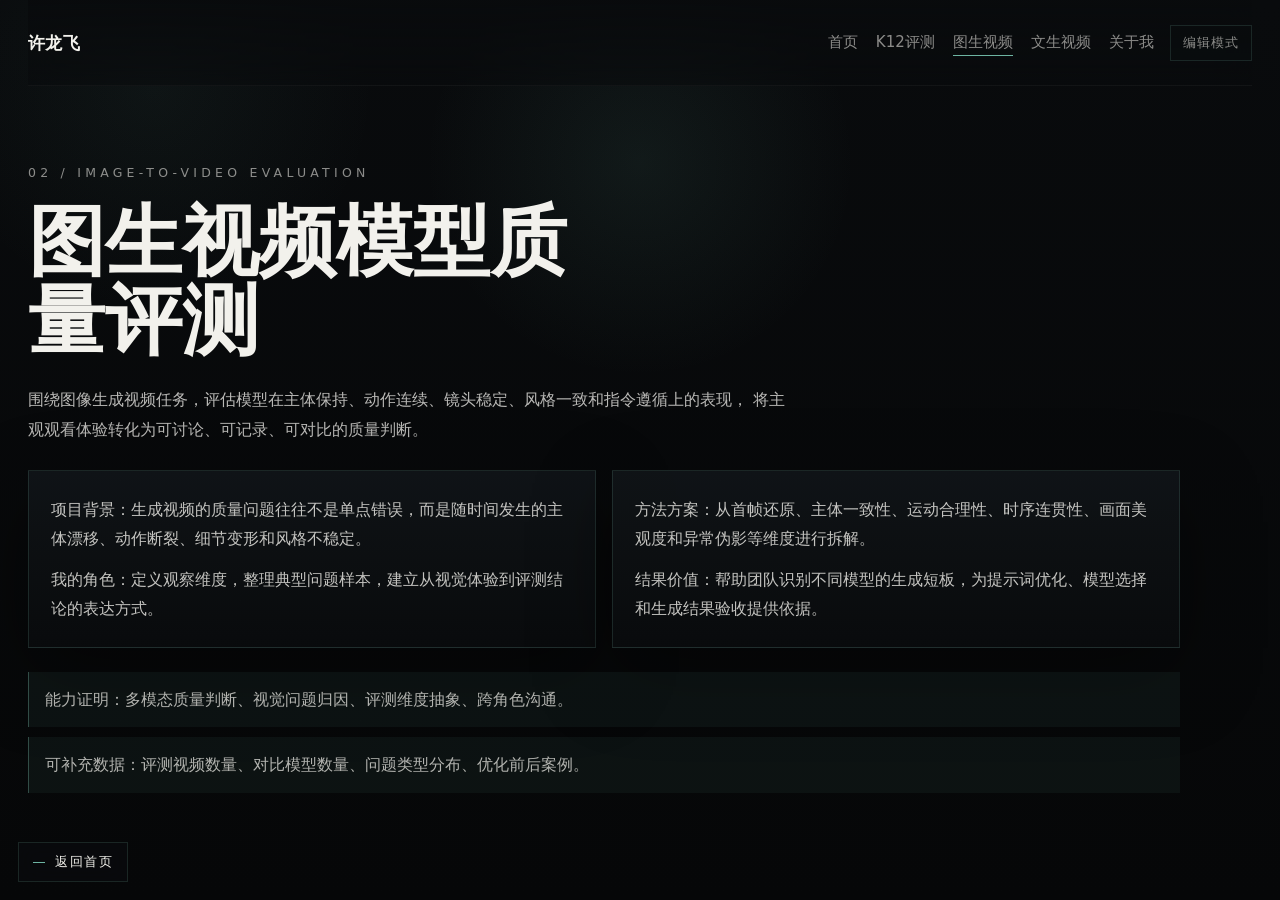
<file: t2v.html>
<!doctype html>
<html lang="zh-CN">
<head>
  <meta charset="UTF-8" />
  <meta name="viewport" content="width=device-width, initial-scale=1.0" />
  <title>许龙飞 | 图生视频</title>
  <link rel="stylesheet" href="./styles.css" />
</head>
<body>
  <main class="site">
    <header class="nav">
      <a class="brand" href="./index.html">许龙飞</a>
      <div class="nav-right">
        <nav class="nav-links" aria-label="栏目入口">
          <a href="./index.html">首页</a>
          <a href="./k12.html">K12评测</a>
          <a class="active" href="./t2v.html">图生视频</a>
          <a href="./rag.html">文生视频</a>
          <a href="./about.html">关于我</a>
        </nav>
      </div>
    </header>

    <section class="project">
      <p class="project-kicker" data-editable="true" data-key="t2v.kicker">02 / Image-to-Video Evaluation</p>
      <h1 class="project-title" data-editable="true" data-key="t2v.title">图生视频模型质量评测</h1>
      <p class="project-summary" data-editable="true" data-key="t2v.summary">
        围绕图像生成视频任务，评估模型在主体保持、动作连续、镜头稳定、风格一致和指令遵循上的表现，
        将主观观看体验转化为可讨论、可记录、可对比的质量判断。
      </p>
      <div class="project-grid">
        <div class="project-panel">
          <p data-editable="true" data-key="t2v.panel1"><strong>项目背景</strong>：生成视频的质量问题往往不是单点错误，而是随时间发生的主体漂移、动作断裂、细节变形和风格不稳定。</p>
          <p data-editable="true" data-key="t2v.panel2"><strong>我的角色</strong>：定义观察维度，整理典型问题样本，建立从视觉体验到评测结论的表达方式。</p>
        </div>
        <div class="project-panel">
          <p data-editable="true" data-key="t2v.panel3"><strong>方法方案</strong>：从首帧还原、主体一致性、运动合理性、时序连贯性、画面美观度和异常伪影等维度进行拆解。</p>
          <p data-editable="true" data-key="t2v.panel4"><strong>结果价值</strong>：帮助团队识别不同模型的生成短板，为提示词优化、模型选择和生成结果验收提供依据。</p>
        </div>
      </div>
      <ul class="proof-list">
        <li data-editable="true" data-key="t2v.proof1">能力证明：多模态质量判断、视觉问题归因、评测维度抽象、跨角色沟通。</li>
        <li data-editable="true" data-key="t2v.proof2">可补充数据：评测视频数量、对比模型数量、问题类型分布、优化前后案例。</li>
      </ul>
    </section>
  </main>
  <a class="back-home" href="./index.html">返回首页</a>
  <script src="./editor.js"></script>
</body>
</html>
</file>
<file: styles.css>
:root {
  --bg: #090b0d;
  --bg-2: #0c1012;
  --panel: rgba(15, 19, 22, 0.9);
  --line: rgba(120, 186, 169, 0.16);
  --line-strong: rgba(120, 186, 169, 0.35);
  --text: #f2f1ec;
  --muted: rgba(242, 241, 236, 0.56);
  --accent: #6db4a2;
  --accent-soft: rgba(109, 180, 162, 0.13);
  --shadow: 0 26px 80px rgba(0, 0, 0, 0.4);
  --serif: ui-serif, "Iowan Old Style", "Palatino Linotype", "Songti SC", "STSong", "Noto Serif SC", "Times New Roman", serif;
  --sans: ui-sans-serif, system-ui, -apple-system, BlinkMacSystemFont, "Segoe UI", sans-serif;
}

* { box-sizing: border-box; }
html { scroll-behavior: smooth; }
body {
  margin: 0;
  min-height: 100vh;
  color: var(--text);
  font-family: var(--serif);
  background:
    radial-gradient(circle at 50% 18%, rgba(109, 180, 162, 0.09), transparent 22%),
    radial-gradient(circle at 12% 10%, rgba(109, 180, 162, 0.06), transparent 16%),
    linear-gradient(180deg, var(--bg) 0%, #060708 100%);
}
body::before {
  content: "";
  position: fixed;
  inset: 0;
  pointer-events: none;
  background-image:
    linear-gradient(rgba(255,255,255,0.025) 1px, transparent 1px),
    linear-gradient(90deg, rgba(255,255,255,0.025) 1px, transparent 1px);
  background-size: 120px 120px;
  opacity: 0.2;
}
a { color: inherit; text-decoration: none; }

.site {
  width: min(1440px, calc(100% - 56px));
  margin: 0 auto;
}

.nav {
  position: sticky;
  top: 0;
  z-index: 30;
  display: flex;
  align-items: center;
  justify-content: space-between;
  gap: 24px;
  min-height: 86px;
  padding: 14px 0;
  backdrop-filter: blur(14px);
  background: linear-gradient(180deg, rgba(9, 11, 13, 0.96), rgba(9, 11, 13, 0.55));
  border-bottom: 1px solid rgba(255,255,255,0.04);
}

.brand {
  font-family: var(--serif);
  font-size: 1.08rem;
  font-weight: 700;
  letter-spacing: 0.02em;
  white-space: nowrap;
}

.nav-right {
  display: flex;
  align-items: center;
  gap: 16px;
}

.nav-links {
  display: flex;
  flex-wrap: wrap;
  justify-content: flex-end;
  gap: 18px;
  font-family: var(--sans);
  font-size: 0.94rem;
  color: var(--muted);
}

.nav-links a {
  position: relative;
  padding: 8px 0;
  transition: color 160ms ease;
}

.nav-links a::after {
  content: "";
  position: absolute;
  left: 0;
  right: 0;
  bottom: 4px;
  height: 1px;
  background: var(--accent);
  transform: scaleX(0);
  transform-origin: left;
  transition: transform 160ms ease;
}

.nav-links a:hover,
.nav-links a:focus-visible {
  color: var(--text);
  outline: none;
}

.nav-links a:hover::after,
.nav-links a:focus-visible::after,
.nav-links a.active::after {
  transform: scaleX(1);
}

.edit-toggle {
  border: 1px solid var(--line);
  background: rgba(10, 12, 14, 0.68);
  color: var(--muted);
  padding: 8px 12px;
  font: inherit;
  font-family: var(--sans);
  font-size: 0.82rem;
  letter-spacing: 0.08em;
  text-transform: uppercase;
  cursor: pointer;
}
.edit-toggle[aria-pressed="true"] { color: var(--text); border-color: var(--line-strong); }

.edit-mode [data-editable="true"] {
  outline: 1px dashed rgba(109, 180, 162, 0.3);
  outline-offset: 3px;
}
.edit-mode [data-editable="true"]:focus { outline-color: rgba(109, 180, 162, 0.7); }

.hero {
  min-height: calc(100vh - 86px);
  display: grid;
  align-content: start;
  padding: 48px 0 18px;
}

.eyebrow {
  margin: 14px 0 0;
  font-family: var(--sans);
  font-size: 0.78rem;
  letter-spacing: 0.34em;
  text-transform: uppercase;
  color: var(--muted);
  text-align: center;
}

.title {
  margin: 46px auto 0;
  font-size: clamp(4.8rem, 11vw, 8.8rem);
  line-height: 0.92;
  font-weight: 600;
  letter-spacing: 0.01em;
  text-align: center;
  max-width: 10ch;
}

.subtitle {
  margin: 12px auto 0;
  font-family: var(--sans);
  font-size: 0.86rem;
  letter-spacing: 0.18em;
  text-transform: uppercase;
  color: var(--muted);
  text-align: center;
}

.lede {
  max-width: 42rem;
  margin: 24px auto 0;
  font-size: clamp(1.02rem, 1.45vw, 1.16rem);
  line-height: 1.9;
  color: rgba(242, 241, 236, 0.76);
  text-align: center;
}

.cards {
  width: min(1180px, 100%);
  margin: auto auto 0;
  padding-top: 64px;
  display: grid;
  grid-template-columns: repeat(4, minmax(0, 1fr));
  gap: 14px;
}

.card {
  min-height: 180px;
  padding: 18px 20px;
  display: grid;
  gap: 18px;
  align-items: start;
  border: 1px solid rgba(255,255,255,0.05);
  background: linear-gradient(180deg, rgba(11, 14, 16, 0.65), rgba(8, 10, 12, 0.96));
}
.card:hover { background: linear-gradient(180deg, rgba(17, 23, 24, 0.7), rgba(8, 10, 12, 0.98)); }

.card-figure {
  display: grid;
  align-content: center;
  justify-items: start;
  gap: 10px;
  min-height: 0;
}

.card-icon {
  width: 54px;
  height: 54px;
  border-radius: 50%;
  border: 1px solid rgba(255,255,255,0.08);
  background: radial-gradient(circle at 30% 30%, rgba(109,180,162,0.22), transparent 55%);
  position: relative;
  opacity: 0.8;
}

.card-icon::after {
  content: "";
  position: absolute;
  inset: 14px;
  border: 1px solid rgba(109,180,162,0.18);
  border-radius: 50%;
}

.card-title {
  margin: 0;
  writing-mode: horizontal-tb;
  text-orientation: mixed;
  font-size: clamp(1.5rem, 1.7vw, 2rem);
  letter-spacing: 0.03em;
  line-height: 1.2;
  min-height: 0;
  text-align: left;
}

.card-desc {
  margin: 0;
  max-width: 100%;
  text-align: left;
  font-family: var(--sans);
  font-size: 0.9rem;
  line-height: 1.7;
  color: var(--muted);
}

.project {
  min-height: calc(100vh - 86px);
  display: grid;
  align-content: center;
  gap: 24px;
  padding: 60px 0 88px;
}

.project-kicker {
  margin: 0;
  font-family: var(--sans);
  font-size: 0.78rem;
  letter-spacing: 0.34em;
  text-transform: uppercase;
  color: var(--muted);
}

.project-title {
  margin: 0;
  font-size: clamp(2.9rem, 6vw, 5.2rem);
  line-height: 1.02;
  font-weight: 600;
  max-width: 16ch;
}

.project-summary {
  margin: 0;
  max-width: 48rem;
  font-family: var(--sans);
  font-size: 1rem;
  line-height: 1.9;
  color: rgba(242, 241, 236, 0.76);
}

.project-panel {
  max-width: 56rem;
  padding: 24px 22px;
  border: 1px solid var(--line);
  background: linear-gradient(180deg, rgba(16, 20, 23, 0.95), rgba(9, 11, 13, 0.96));
  box-shadow: var(--shadow);
}

.project-panel p {
  margin: 0 0 12px;
  font-family: var(--sans);
  line-height: 1.82;
  color: rgba(242, 241, 236, 0.8);
}
.project-panel p:last-child { margin-bottom: 0; }
.project-panel strong { color: var(--text); }

.project-grid {
  display: grid;
  grid-template-columns: repeat(2, minmax(0, 1fr));
  gap: 16px;
  max-width: 72rem;
}

.proof-list {
  max-width: 72rem;
  margin: 0;
  padding: 0;
  display: grid;
  gap: 10px;
  list-style: none;
  font-family: var(--sans);
  color: rgba(242, 241, 236, 0.72);
}

.proof-list li {
  padding: 14px 16px;
  border-left: 1px solid var(--line-strong);
  background: rgba(109, 180, 162, 0.06);
  line-height: 1.7;
}

.case-hero {
  min-height: calc(100vh - 86px);
  display: grid;
  align-content: center;
  justify-items: center;
  gap: 22px;
  padding: 78px 0 92px;
  text-align: center;
}

.rag-hero {
  position: relative;
  overflow: hidden;
  border-bottom: 1px solid var(--line);
}

.rag-hero::before {
  content: "保险期间 / 生效日零时 / 约定终止日二十四时";
  position: absolute;
  inset: 86px 0 auto;
  font-family: var(--sans);
  font-size: clamp(2.4rem, 7vw, 7.5rem);
  font-weight: 800;
  letter-spacing: 0.03em;
  color: rgba(109, 180, 162, 0.045);
  white-space: nowrap;
  pointer-events: none;
}

.case-title {
  position: relative;
  margin: 0;
  max-width: 12ch;
  font-size: clamp(3.6rem, 9vw, 8rem);
  line-height: 0.98;
  font-weight: 650;
}

.case-summary {
  position: relative;
  max-width: 52rem;
  margin: 0;
  font-family: var(--sans);
  font-size: clamp(1rem, 1.55vw, 1.18rem);
  line-height: 1.9;
  color: rgba(242, 241, 236, 0.74);
}

.case-question-card {
  position: relative;
  width: min(760px, 100%);
  margin-top: 26px;
  padding: 28px;
  display: grid;
  gap: 10px;
  border: 1px solid var(--line-strong);
  border-radius: 26px;
  background:
    radial-gradient(circle at 18% 0%, rgba(109, 180, 162, 0.18), transparent 34%),
    linear-gradient(135deg, rgba(18, 28, 30, 0.95), rgba(7, 9, 11, 0.94));
  box-shadow: var(--shadow);
}

.case-question-card span,
.section-heading p {
  font-family: var(--sans);
  font-size: 0.74rem;
  letter-spacing: 0.28em;
  text-transform: uppercase;
  color: var(--accent);
}

.case-question-card strong {
  font-size: clamp(1.8rem, 4vw, 3.6rem);
  line-height: 1.1;
}

.case-section {
  padding: 78px 0;
  border-bottom: 1px solid rgba(120, 186, 169, 0.12);
}

.section-heading {
  margin-bottom: 28px;
  text-align: center;
}

.section-heading.compact { text-align: left; }
.section-heading p { margin: 0 0 10px; }
.section-heading h2 {
  margin: 0;
  font-size: clamp(2rem, 4vw, 3.8rem);
  line-height: 1.08;
}

.clause-card {
  max-width: 980px;
  margin: 0 auto;
  padding: 30px;
  display: grid;
  gap: 16px;
  border: 1px solid var(--line);
  border-radius: 28px;
  background: rgba(7, 11, 13, 0.72);
  box-shadow: var(--shadow);
}

.clause-card p {
  margin: 0;
  padding: 18px 20px;
  border-radius: 18px;
  background: rgba(255,255,255,0.035);
  font-family: var(--sans);
  line-height: 1.85;
  color: rgba(242, 241, 236, 0.78);
}

.clause-card strong { color: var(--text); }

.rag-flow {
  display: grid;
  grid-template-columns: repeat(4, minmax(0, 1fr));
  gap: 14px;
}

.step-showcase {
  display: grid;
  gap: 22px;
}

.analysis-step {
  position: relative;
  display: grid;
  grid-template-columns: minmax(0, 1.1fr) minmax(280px, 0.9fr);
  gap: 28px;
  align-items: stretch;
  padding: 28px;
  border: 1px solid rgba(120, 186, 169, 0.16);
  border-radius: 30px;
  background:
    linear-gradient(90deg, rgba(11, 17, 20, 0.92), rgba(8, 11, 13, 0.78)),
    radial-gradient(circle at 0% 0%, rgba(109, 180, 162, 0.12), transparent 36%);
  box-shadow: 0 24px 70px rgba(0, 0, 0, 0.24);
}

.analysis-step::before {
  content: "";
  position: absolute;
  left: 28px;
  top: 28px;
  bottom: 28px;
  width: 2px;
  border-radius: 999px;
  background: linear-gradient(180deg, var(--accent), transparent);
  opacity: 0.55;
}

.analysis-step.featured {
  border-color: var(--line-strong);
  background:
    linear-gradient(90deg, rgba(18, 42, 40, 0.84), rgba(8, 11, 13, 0.86)),
    radial-gradient(circle at 20% 0%, rgba(109, 180, 162, 0.2), transparent 38%);
}

.step-copy {
  padding-left: 22px;
  display: grid;
  align-content: center;
  gap: 12px;
}

.step-copy span {
  font-family: var(--sans);
  font-size: 0.74rem;
  letter-spacing: 0.22em;
  text-transform: uppercase;
  color: var(--accent);
}

.step-copy h3 {
  margin: 0;
  font-size: clamp(1.8rem, 3.4vw, 3rem);
  line-height: 1.12;
}

.step-copy p {
  max-width: 46rem;
  margin: 0;
  font-family: var(--sans);
  font-size: 1rem;
  line-height: 1.9;
  color: rgba(242, 241, 236, 0.72);
}

.step-evidence {
  padding: 24px;
  display: grid;
  align-content: center;
  gap: 12px;
  border: 1px solid rgba(120, 186, 169, 0.16);
  border-radius: 22px;
  background: rgba(4, 8, 10, 0.62);
  font-family: var(--sans);
}

.step-evidence strong {
  color: var(--text);
  font-size: 1rem;
}

.step-evidence p {
  margin: 0;
  line-height: 1.8;
  color: rgba(242, 241, 236, 0.72);
}

.step-evidence.quote {
  border-color: var(--line-strong);
  background: rgba(109, 180, 162, 0.08);
}

.step-evidence.muted-card {
  opacity: 0.82;
}

.video-hero {
  min-height: calc(100vh - 86px);
  padding: 74px 0 88px;
  display: grid;
  grid-template-columns: minmax(0, 0.82fr) minmax(0, 1.18fr);
  gap: 42px;
  align-items: center;
}

.video-hero-copy h1 {
  margin: 0;
  max-width: 10ch;
  font-size: clamp(3.8rem, 8vw, 7.6rem);
  line-height: 0.98;
  font-weight: 650;
}

.video-hero-copy p:last-child {
  max-width: 42rem;
  margin: 24px 0 0;
  font-family: var(--sans);
  font-size: 1rem;
  line-height: 1.9;
  color: rgba(242, 241, 236, 0.74);
}

.cinema-frame {
  position: relative;
  min-height: 500px;
  overflow: hidden;
  border: 1px solid rgba(120, 186, 169, 0.28);
  border-radius: 34px;
  background: #071014;
  box-shadow: var(--shadow);
}

.dragon-scene {
  position: absolute;
  inset: 0;
  background:
    radial-gradient(circle at 52% 28%, rgba(109, 220, 205, 0.34), transparent 12%),
    radial-gradient(circle at 74% 18%, rgba(255, 204, 112, 0.16), transparent 18%),
    linear-gradient(180deg, rgba(5, 15, 22, 0.18), rgba(2, 5, 8, 0.94)),
    linear-gradient(135deg, #071019, #0b2629 52%, #051013);
}

.dragon-scene::before {
  content: "";
  position: absolute;
  left: 10%;
  right: 8%;
  top: 18%;
  height: 130px;
  border-radius: 50%;
  border-top: 10px solid rgba(109, 220, 205, 0.54);
  border-right: 2px solid rgba(109, 220, 205, 0.22);
  transform: rotate(-8deg);
  filter: blur(0.4px) drop-shadow(0 0 24px rgba(109, 220, 205, 0.45));
}

.moon {
  position: absolute;
  right: 12%;
  top: 12%;
  width: 88px;
  height: 88px;
  border-radius: 50%;
  background: radial-gradient(circle, rgba(244, 238, 196, 0.72), rgba(244, 238, 196, 0.08) 58%, transparent 70%);
  filter: blur(0.2px);
}

.dragon-line {
  position: absolute;
  left: 18%;
  top: 32%;
  width: 58%;
  height: 2px;
  background: linear-gradient(90deg, transparent, rgba(109, 220, 205, 0.8), transparent);
  box-shadow: 0 0 26px rgba(109, 220, 205, 0.8);
  transform: rotate(-12deg);
}

.rain-lines {
  position: absolute;
  inset: 0;
  background-image: linear-gradient(105deg, rgba(255,255,255,0.16) 1px, transparent 1px);
  background-size: 48px 120px;
  opacity: 0.22;
}

.city-silhouette {
  position: absolute;
  left: 0;
  right: 0;
  bottom: 0;
  height: 34%;
  background:
    linear-gradient(135deg, transparent 18%, rgba(0,0,0,0.78) 18% 24%, transparent 24% 34%, rgba(0,0,0,0.86) 34% 42%, transparent 42%),
    linear-gradient(180deg, transparent, rgba(0,0,0,0.92));
}

.frame-caption {
  position: absolute;
  left: 28px;
  right: 28px;
  bottom: 26px;
  padding: 20px 22px;
  display: grid;
  gap: 8px;
  border: 1px solid rgba(255,255,255,0.12);
  border-radius: 22px;
  background: rgba(3, 8, 10, 0.6);
  backdrop-filter: blur(12px);
}

.frame-caption span,
.case-content span,
.video-step-list span {
  font-family: var(--sans);
  font-size: 0.72rem;
  letter-spacing: 0.24em;
  text-transform: uppercase;
  color: var(--accent);
}

.frame-caption strong {
  font-size: clamp(1.35rem, 2vw, 2rem);
}

.video-section {
  padding: 82px 0;
  border-bottom: 1px solid rgba(120, 186, 169, 0.12);
}

.brief-card,
.prompt-card {
  max-width: 960px;
  margin: 0 auto;
  padding: 30px;
  border: 1px solid var(--line);
  border-radius: 28px;
  background: linear-gradient(180deg, rgba(14, 22, 25, 0.84), rgba(7, 10, 12, 0.92));
  box-shadow: var(--shadow);
}

.brief-card p,
.prompt-card p {
  margin: 0;
  font-family: var(--sans);
  font-size: 1.02rem;
  line-height: 1.95;
  color: rgba(242, 241, 236, 0.78);
}

.prompt-pipeline {
  display: grid;
  grid-template-columns: repeat(6, minmax(0, 1fr));
  gap: 12px;
}

.prompt-pipeline div {
  min-height: 150px;
  padding: 18px;
  display: grid;
  align-content: start;
  gap: 12px;
  border: 1px solid rgba(120, 186, 169, 0.2);
  border-radius: 20px;
  background: rgba(8, 13, 15, 0.8);
  font-family: var(--sans);
}

.prompt-pipeline strong {
  color: var(--text);
  font-size: 1.1rem;
}

.prompt-pipeline span {
  color: rgba(242, 241, 236, 0.64);
  line-height: 1.65;
}

.video-case-grid {
  display: grid;
  grid-template-columns: repeat(2, minmax(0, 1fr));
  gap: 28px;
}

.video-case-card {
  overflow: hidden;
  border: 1px solid rgba(120, 186, 169, 0.2);
  border-radius: 30px;
  background: rgba(7, 12, 15, 0.84);
  box-shadow: var(--shadow);
}

.case-visual {
  min-height: 280px;
  border-bottom: 1px solid rgba(120, 186, 169, 0.14);
}

.dragon-thumb.one {
  background:
    radial-gradient(circle at 54% 34%, rgba(109, 220, 205, 0.44), transparent 14%),
    linear-gradient(135deg, rgba(4, 9, 14, 0.1), rgba(4, 9, 14, 0.72)),
    linear-gradient(160deg, #123a3d, #061017 58%, #1b130e);
}

.dragon-thumb.two {
  background:
    radial-gradient(circle at 48% 30%, rgba(255, 235, 177, 0.28), transparent 18%),
    radial-gradient(circle at 58% 36%, rgba(109, 220, 205, 0.36), transparent 22%),
    linear-gradient(150deg, #10252a, #071014 62%, #2b1911);
}

.case-content {
  padding: 24px;
  display: grid;
  gap: 14px;
}

.case-content h3 {
  margin: 0;
  font-size: 1.65rem;
}

.case-content p {
  margin: 0;
  font-family: var(--sans);
  line-height: 1.78;
  color: rgba(242, 241, 236, 0.72);
}

.video-step-list {
  display: grid;
  gap: 18px;
}

.video-step-list article {
  padding: 28px;
  display: grid;
  gap: 12px;
  border: 1px solid rgba(120, 186, 169, 0.18);
  border-radius: 26px;
  background:
    linear-gradient(90deg, rgba(12, 20, 23, 0.9), rgba(7, 10, 12, 0.82)),
    radial-gradient(circle at 0% 0%, rgba(109, 180, 162, 0.12), transparent 28%);
}

.video-step-list h3 {
  margin: 0;
  font-size: clamp(1.8rem, 3vw, 2.6rem);
}

.video-step-list p {
  margin: 0;
  font-family: var(--sans);
  line-height: 1.8;
  color: rgba(242, 241, 236, 0.7);
}

.prompt-card.warning {
  border-color: rgba(255, 204, 112, 0.22);
  background: linear-gradient(180deg, rgba(35, 24, 13, 0.62), rgba(7, 10, 12, 0.92));
}

.flow-step {
  min-height: 250px;
  padding: 22px;
  display: grid;
  align-content: start;
  gap: 14px;
  border: 1px solid rgba(120, 186, 169, 0.16);
  border-radius: 24px;
  background: linear-gradient(180deg, rgba(13, 19, 22, 0.88), rgba(7, 9, 11, 0.92));
}

.flow-step.active {
  border-color: var(--line-strong);
  background: linear-gradient(180deg, rgba(24, 48, 45, 0.82), rgba(7, 9, 11, 0.94));
}

.flow-step span {
  font-family: var(--sans);
  color: var(--accent);
  letter-spacing: 0.16em;
}

.flow-step h3,
.capability-grid h3 {
  margin: 0;
  font-size: 1.35rem;
}

.flow-step p,
.capability-grid p,
.quality-list span {
  margin: 0;
  font-family: var(--sans);
  line-height: 1.75;
  color: rgba(242, 241, 236, 0.68);
}

.split-case {
  display: grid;
  grid-template-columns: minmax(0, 1fr) minmax(0, 1fr);
  gap: 28px;
  align-items: start;
}

.answer-card,
.quality-list,
.capability-grid > div {
  border: 1px solid var(--line);
  border-radius: 24px;
  background: rgba(8, 12, 14, 0.82);
}

.answer-card {
  padding: 28px;
}

.answer-card p {
  margin: 0;
  font-family: var(--sans);
  font-size: 1.02rem;
  line-height: 1.9;
  color: rgba(242, 241, 236, 0.82);
}

.answer-source {
  margin-top: 22px;
  padding-top: 18px;
  border-top: 1px solid var(--line);
  font-family: var(--sans);
  color: var(--accent);
}

.quality-list {
  display: grid;
  overflow: hidden;
}

.quality-list div {
  padding: 20px 22px;
  display: grid;
  gap: 8px;
  border-bottom: 1px solid rgba(120, 186, 169, 0.12);
}

.quality-list div:last-child { border-bottom: 0; }
.quality-list strong { color: var(--text); }

.capability-grid {
  display: grid;
  grid-template-columns: repeat(4, minmax(0, 1fr));
  gap: 14px;
}

.capability-grid > div {
  padding: 24px;
  min-height: 190px;
}

.back-home {
  position: fixed;
  left: 18px;
  bottom: 18px;
  z-index: 40;
  display: inline-flex;
  align-items: center;
  gap: 10px;
  padding: 10px 14px;
  border: 1px solid var(--line);
  background: rgba(10, 12, 14, 0.74);
  backdrop-filter: blur(12px);
  font-family: var(--sans);
  font-size: 0.82rem;
  letter-spacing: 0.12em;
  text-transform: uppercase;
}
.personal-page {
  padding: 64px 0 92px;
  display: grid;
  gap: 34px;
}

.personal-hero {
  display: grid;
  grid-template-columns: minmax(0, 1.15fr) minmax(300px, 0.85fr);
  gap: 24px;
  align-items: center;
}

.personal-intro,
.profile-card,
.life-card,
.favorite-card,
.contact-card,
.notes-list li {
  border: 1px solid rgba(120, 186, 169, 0.16);
  background: linear-gradient(180deg, rgba(14, 18, 20, 0.9), rgba(8, 10, 12, 0.96));
  box-shadow: var(--shadow);
}

.personal-intro {
  padding: 30px;
  border-radius: 32px;
}

.personal-intro h1 {
  margin: 14px 0 0;
  font-size: clamp(3.2rem, 7vw, 6.4rem);
  line-height: 0.98;
}

.personal-intro p[data-key="about.summary"] {
  margin: 18px 0 0;
  max-width: 44rem;
  font-family: var(--sans);
  font-size: 1rem;
  line-height: 1.9;
  color: rgba(242, 241, 236, 0.76);
}

.hobby-tags {
  display: flex;
  flex-wrap: wrap;
  gap: 10px;
  margin-top: 22px;
}

.hobby-tags span {
  padding: 10px 14px;
  border: 1px solid rgba(120, 186, 169, 0.18);
  border-radius: 999px;
  background: rgba(109, 180, 162, 0.08);
  font-family: var(--sans);
  font-size: 0.9rem;
}

.profile-card {
  min-height: 100%;
  padding: 28px;
  border-radius: 32px;
  display: grid;
  justify-items: center;
  align-content: center;
  gap: 18px;
  text-align: center;
}

.avatar-orbit {
  width: 180px;
  aspect-ratio: 1;
  border-radius: 50%;
  display: grid;
  place-items: center;
  background:
    radial-gradient(circle at 30% 30%, rgba(255, 236, 200, 0.32), transparent 30%),
    radial-gradient(circle at 70% 70%, rgba(109, 180, 162, 0.22), transparent 34%),
    linear-gradient(145deg, #213239, #0e1418 65%, #2a2015);
  border: 1px solid rgba(255,255,255,0.08);
  box-shadow: 0 18px 50px rgba(0, 0, 0, 0.35);
  font-size: 4rem;
  font-weight: 700;
}

.profile-card p {
  margin: 0;
  font-family: var(--sans);
  color: rgba(242, 241, 236, 0.7);
}

.favorite-media-card {
  display: grid;
  gap: 12px;
}

.media-slot {
  min-height: 160px;
  padding: 14px;
  display: grid;
  place-items: center;
  border: 1px dashed rgba(120, 186, 169, 0.32);
  border-radius: 22px;
  background:
    radial-gradient(circle at 30% 20%, rgba(255,255,255,0.08), transparent 28%),
    linear-gradient(145deg, rgba(9, 13, 15, 0.8), rgba(12, 18, 20, 0.96));
  font-family: var(--sans);
  font-size: 0.9rem;
  color: rgba(242, 241, 236, 0.62);
  text-align: center;
}

.media-slot-a { background:
  radial-gradient(circle at 25% 20%, rgba(255, 190, 120, 0.2), transparent 34%),
  linear-gradient(145deg, rgba(18, 16, 20, 0.86), rgba(10, 12, 14, 0.96)); }
.media-slot-b { background:
  radial-gradient(circle at 25% 20%, rgba(120, 186, 255, 0.18), transparent 34%),
  linear-gradient(145deg, rgba(10, 16, 20, 0.86), rgba(10, 12, 14, 0.96)); }
.media-slot-c { background:
  radial-gradient(circle at 25% 20%, rgba(180, 140, 255, 0.18), transparent 34%),
  linear-gradient(145deg, rgba(16, 10, 18, 0.86), rgba(10, 12, 14, 0.96)); }

.media-slot[contenteditable="true"]:focus,
.life-card[contenteditable="true"]:focus,
.favorite-card [contenteditable="true"]:focus,
.contact-card [contenteditable="true"]:focus {
  outline: 1px dashed rgba(109, 180, 162, 0.8);
  outline-offset: 4px;
}

.life-card {
  min-height: 180px;
  padding: 20px;
  border-radius: 26px;
  display: grid;
  align-content: end;
  gap: 10px;
  position: relative;
  overflow: hidden;
}

.life-card[contenteditable="true"] {
  align-content: start;
}

.life-card strong {
  position: relative;
  margin: 0;
  font-size: 1.2rem;
  line-height: 1.35;
}

  display: grid;
  grid-template-columns: repeat(3, minmax(0, 1fr));
  gap: 16px;
}

.life-card {
  min-height: 180px;
  padding: 20px;
  border-radius: 26px;
  display: grid;
  align-content: end;
  gap: 10px;
  position: relative;
  overflow: hidden;
}

.life-card::before {
  content: "";
  position: absolute;
  inset: 0;
  opacity: 0.75;
}

.life-card span,
.favorite-card span,
.contact-card span {
  font-family: var(--sans);
  font-size: 0.72rem;
  letter-spacing: 0.24em;
  text-transform: uppercase;
  color: var(--accent);
}

.life-card strong,
.favorite-card h3,
.contact-card strong {
  position: relative;
  margin: 0;
  font-size: 1.2rem;
  line-height: 1.3;
}

.life-card.rain::before { background: radial-gradient(circle at 20% 20%, rgba(109, 180, 162, 0.22), transparent 40%), linear-gradient(160deg, rgba(9,12,15,0.1), rgba(11,16,18,0.55)); }
.life-card.coffee::before { background: radial-gradient(circle at 75% 20%, rgba(255, 190, 120, 0.18), transparent 36%), linear-gradient(160deg, rgba(9,12,15,0.1), rgba(15,11,8,0.58)); }
.life-card.street::before { background: radial-gradient(circle at 30% 30%, rgba(184, 205, 255, 0.18), transparent 36%), linear-gradient(160deg, rgba(9,12,15,0.1), rgba(10,14,20,0.58)); }
.life-card.night::before { background: radial-gradient(circle at 70% 25%, rgba(255, 220, 160, 0.16), transparent 40%), linear-gradient(160deg, rgba(9,12,15,0.1), rgba(10,11,18,0.58)); }
.life-card.movie::before { background: radial-gradient(circle at 50% 25%, rgba(255, 140, 180, 0.16), transparent 38%), linear-gradient(160deg, rgba(9,12,15,0.1), rgba(18,10,15,0.58)); }
.life-card.travel::before { background: radial-gradient(circle at 25% 25%, rgba(120, 220, 198, 0.18), transparent 38%), linear-gradient(160deg, rgba(9,12,15,0.1), rgba(9,18,16,0.58)); }

.favorite-card,
.contact-card {
  padding: 22px;
  border-radius: 24px;
}

.favorites-grid,
.contact-grid,
.personal-split {
  display: grid;
  gap: 16px;
}

.favorites-grid {
  grid-template-columns: repeat(3, minmax(0, 1fr));
}

.favorite-card {
  display: grid;
  gap: 10px;
}

.favorite-card p,
.notes-list li,
.contact-card strong {
  font-family: var(--sans);
  line-height: 1.8;
  color: rgba(242, 241, 236, 0.74);
}

.notes-list {
  margin: 0;
  padding: 0;
  list-style: none;
  display: grid;
  gap: 12px;
}

.notes-list li {
  padding: 16px 18px;
  border-radius: 20px;
}

.contact-grid {
  grid-template-columns: repeat(1, minmax(0, 1fr));
}

.contact-card {
  display: grid;
  gap: 8px;
}

.contact-card strong {
  font-size: 1rem;
  word-break: break-word;
}

@media (min-width: 980px) {
  .personal-split {
    grid-template-columns: repeat(2, minmax(0, 1fr));
    align-items: start;
  }
}

.back-home::before {
  content: "";
  width: 12px;
  height: 1px;
  background: var(--accent);
}

@media (max-width: 1080px) {
  .cards { grid-template-columns: repeat(2, minmax(0, 1fr)); }
  .rag-flow,
  .capability-grid { grid-template-columns: repeat(2, minmax(0, 1fr)); }
  .analysis-step,
  .split-case,
  .video-hero { grid-template-columns: 1fr; }
  .prompt-pipeline { grid-template-columns: repeat(3, minmax(0, 1fr)); }
  .video-case-grid { grid-template-columns: 1fr; }
  .cinema-frame { min-height: 420px; }
  .personal-hero { grid-template-columns: 1fr; }
  .life-gallery,
  .favorites-grid { grid-template-columns: repeat(2, minmax(0, 1fr)); }
}

@media (max-width: 720px) {
  .site { width: min(100% - 28px, 1440px); }
  .nav { align-items: flex-start; padding: 16px 0 12px; min-height: 78px; }
  .nav-right { align-items: flex-end; flex-direction: column; gap: 10px; }
  .hero { padding-top: 30px; }
  .title { margin-top: 38px; font-size: clamp(3.8rem, 18vw, 5.8rem); }
  .cards { grid-template-columns: 1fr; }
  .card { min-height: 120px; }
  .project-grid { grid-template-columns: 1fr; }
  .case-hero { padding: 54px 0 68px; }
  .case-question-card,
  .clause-card,
  .answer-card { border-radius: 18px; padding: 20px; }
  .rag-flow,
  .capability-grid,
  .prompt-pipeline { grid-template-columns: 1fr; }
  .video-hero { padding: 48px 0 62px; gap: 28px; }
  .video-hero-copy h1 { font-size: clamp(3.2rem, 16vw, 5.2rem); }
  .cinema-frame { min-height: 340px; border-radius: 22px; }
  .frame-caption { left: 16px; right: 16px; bottom: 16px; }
  .video-section { padding: 54px 0; }
  .brief-card,
  .prompt-card { border-radius: 18px; padding: 20px; }
  .case-visual { min-height: 220px; }
  .analysis-step { padding: 22px; border-radius: 22px; }
  .analysis-step::before { left: 22px; top: 22px; bottom: 22px; }
  .step-copy { padding-left: 18px; }
  .step-evidence { padding: 18px; }
  .flow-step { min-height: auto; }
  .case-section { padding: 54px 0; }
  .personal-page { padding: 42px 0 72px; gap: 28px; }
  .personal-intro,
  .profile-card { padding: 22px; border-radius: 24px; }
  .avatar-orbit { width: 136px; font-size: 3.2rem; }
  .life-gallery,
  .favorites-grid { grid-template-columns: 1fr; }
  .life-card { min-height: 150px; }
  .media-slot { min-height: 130px; }
  .personal-split { grid-template-columns: 1fr; }
  .back-home { left: 12px; bottom: 12px; }
}
</file>
